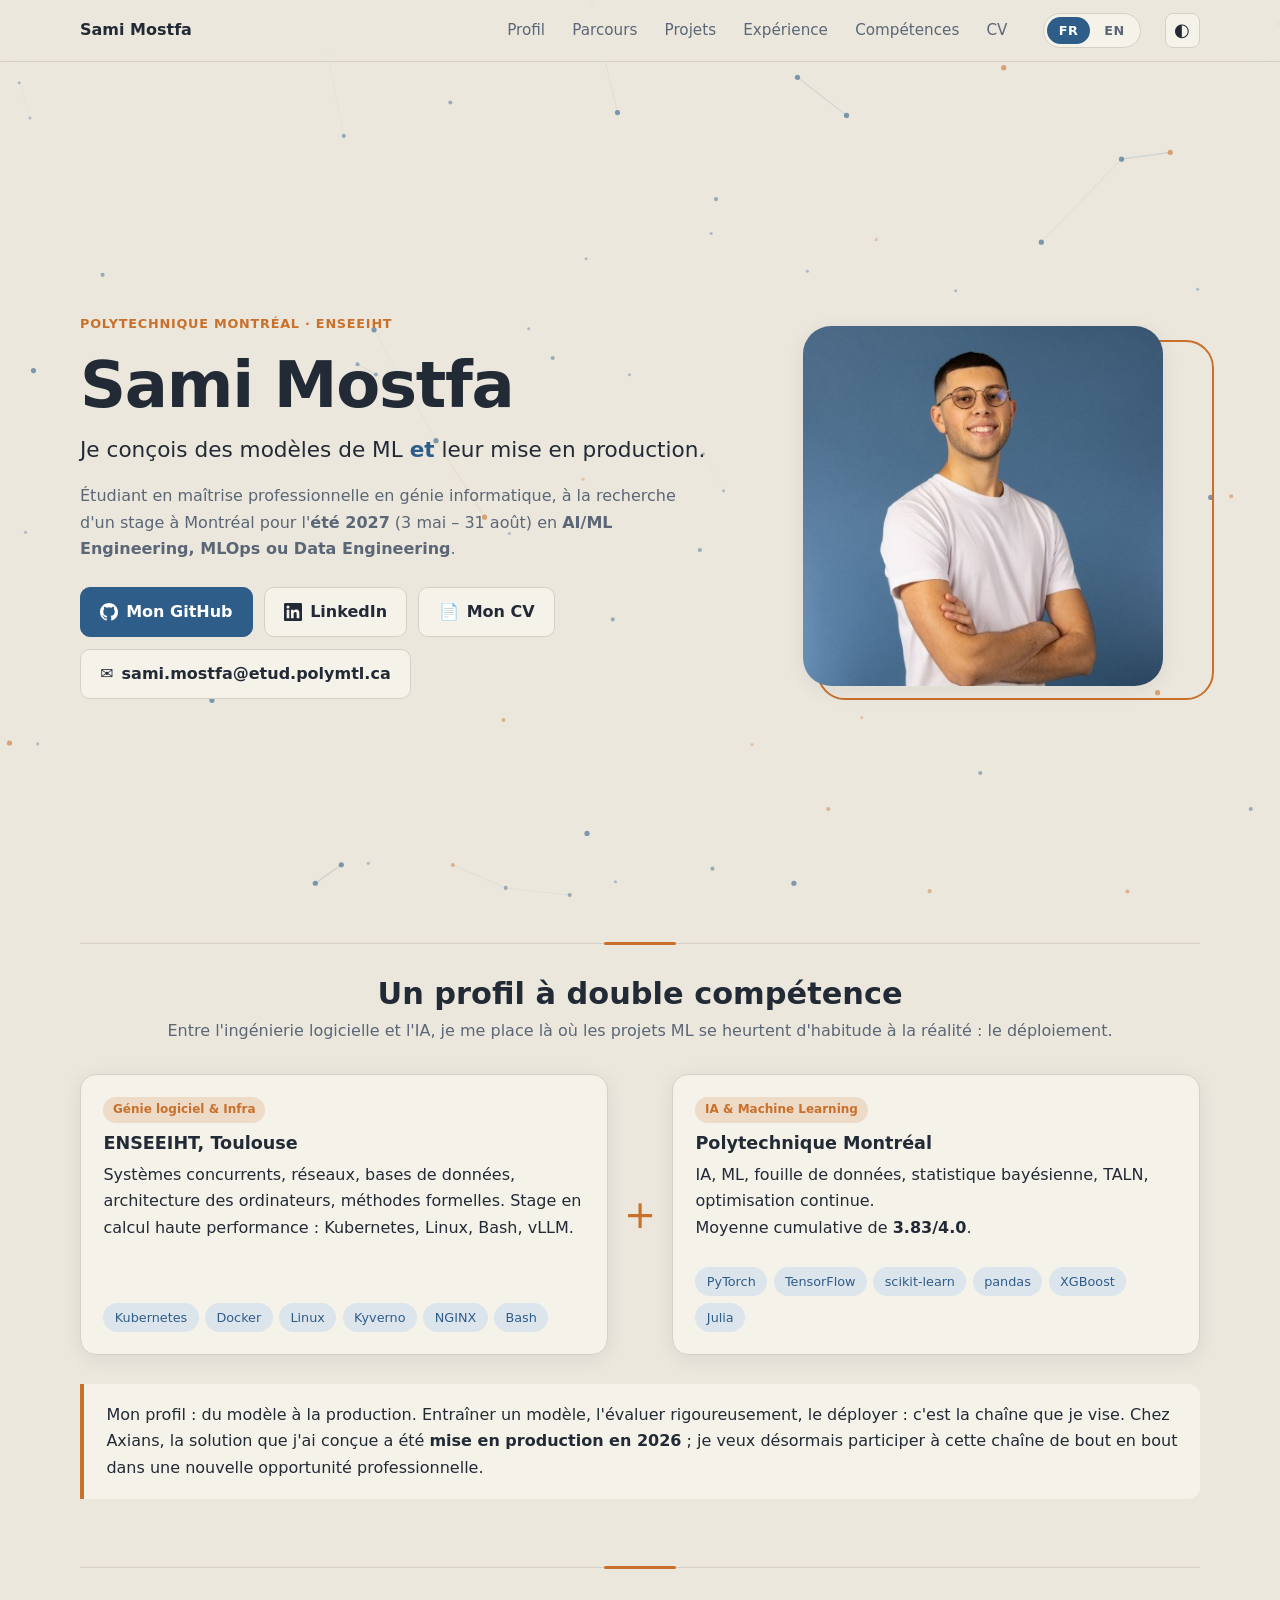
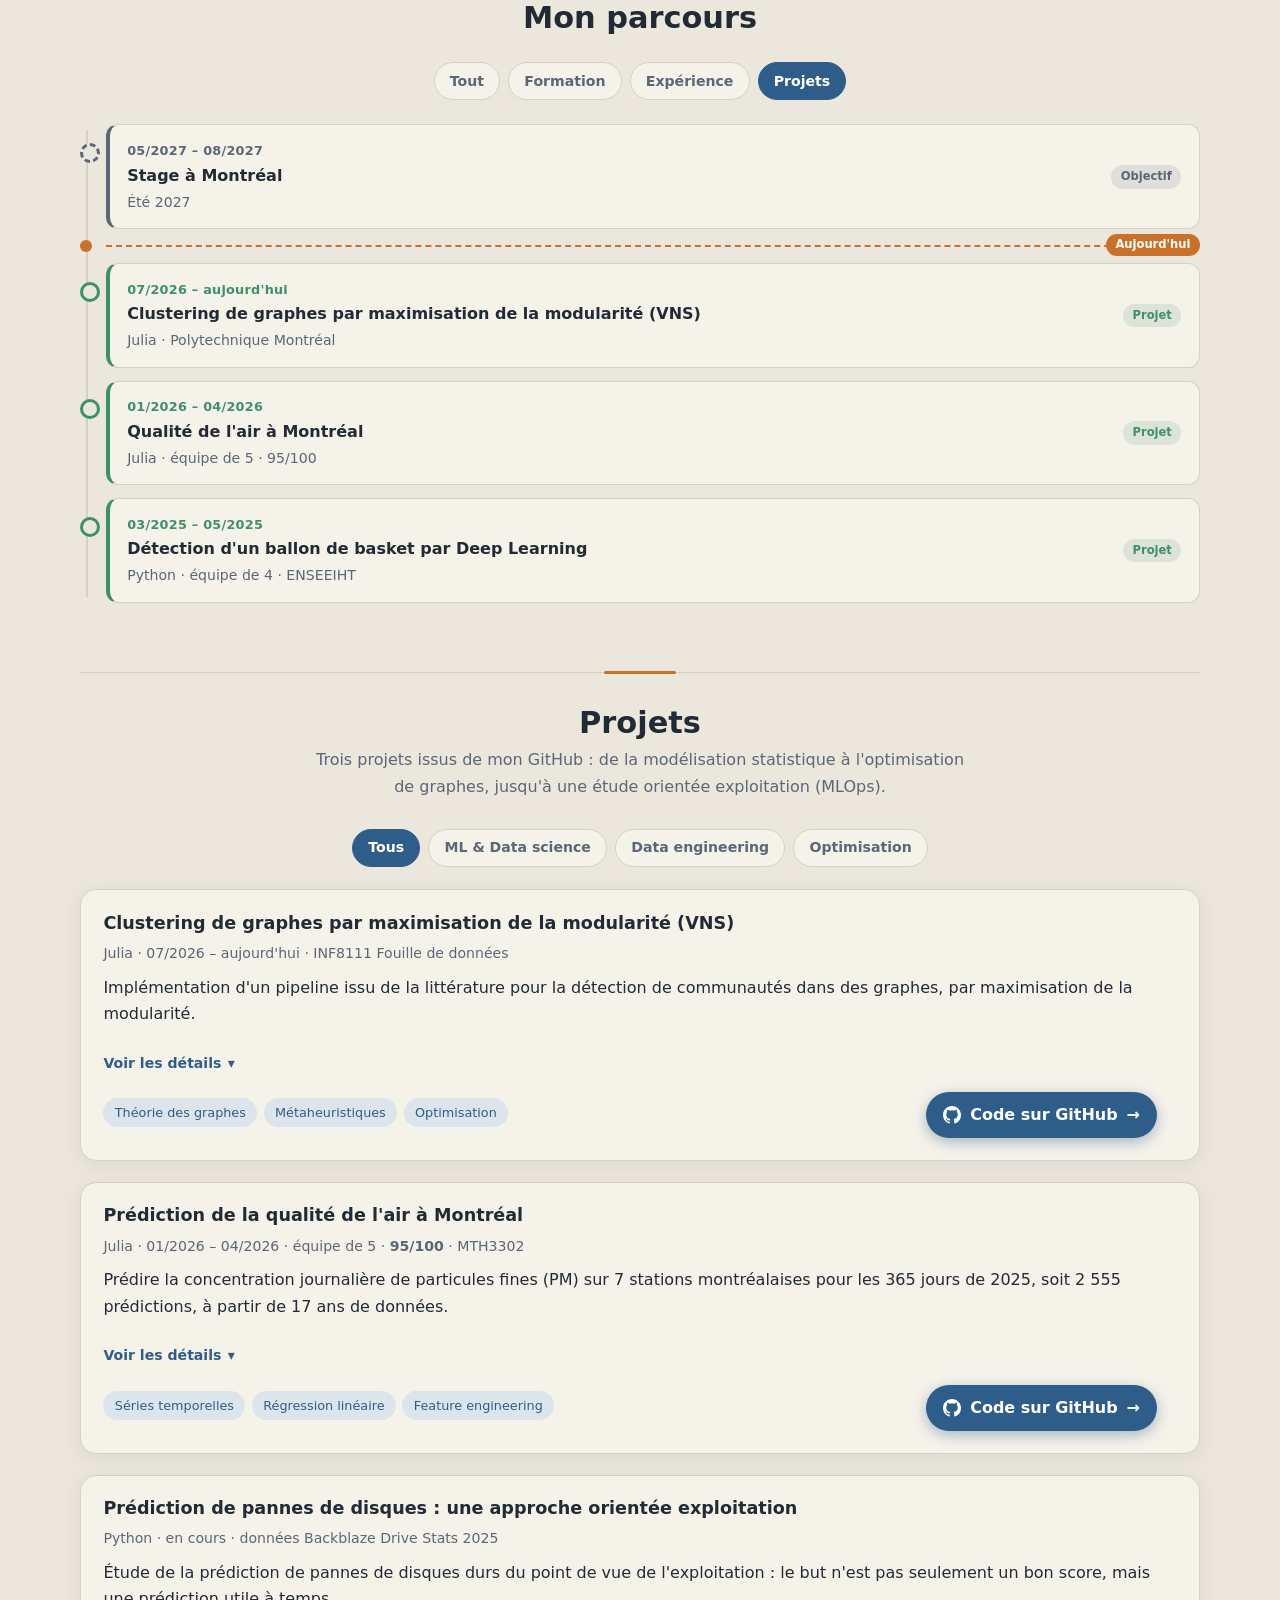
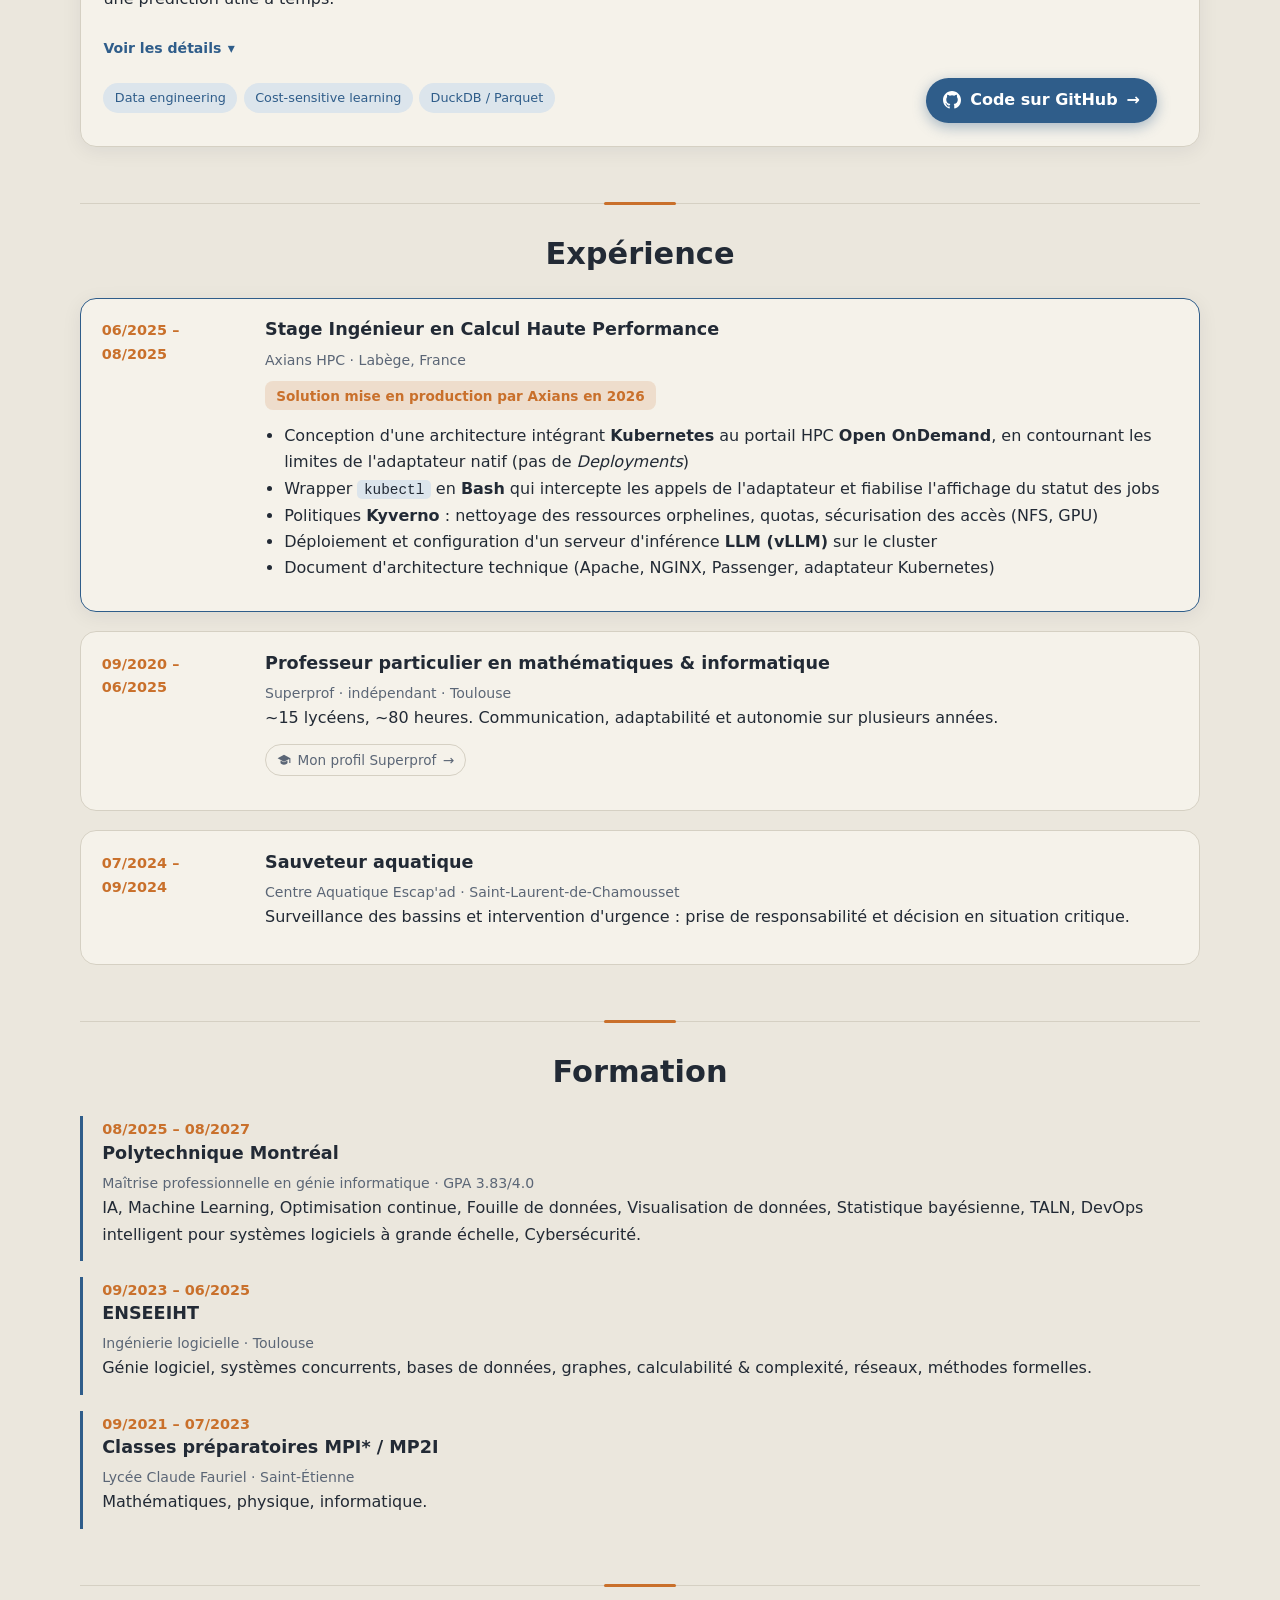
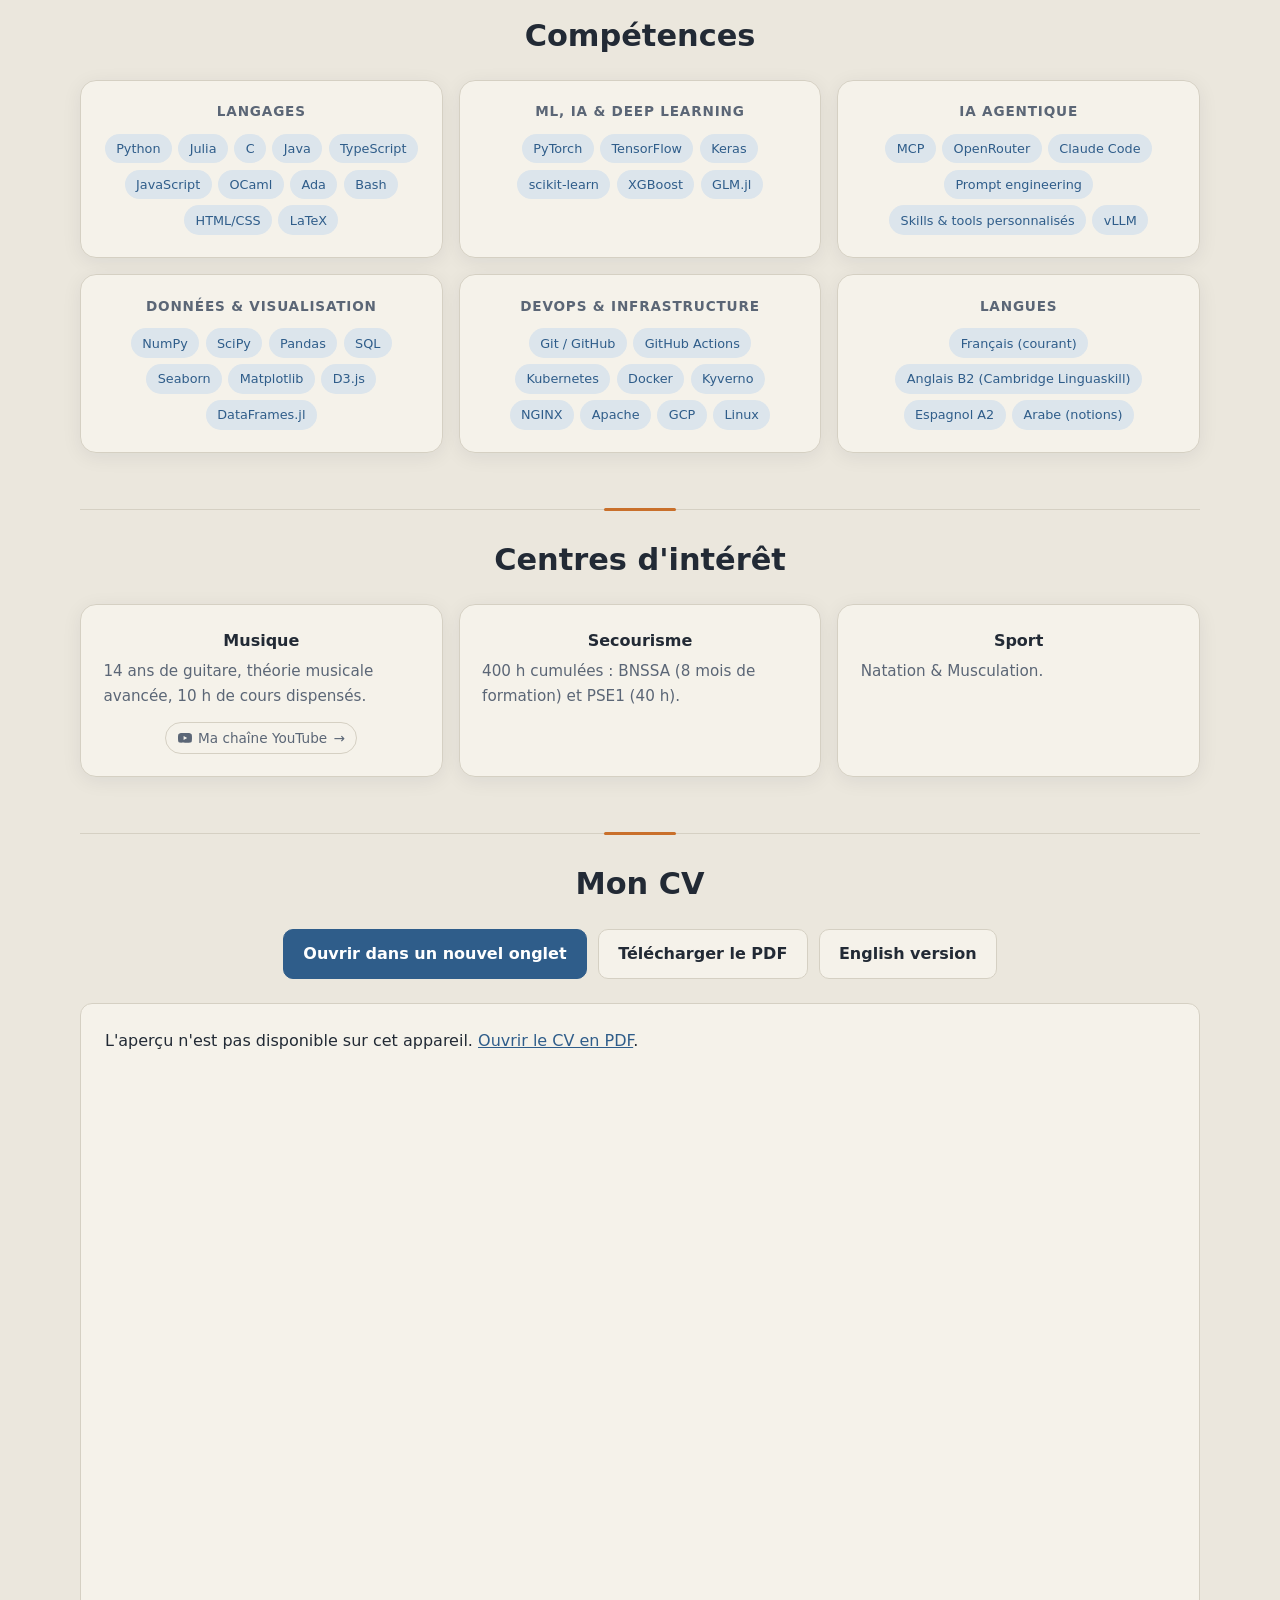
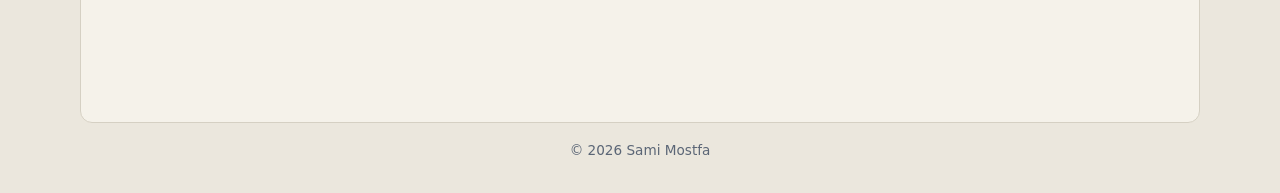
<file: index.html>
<!doctype html>
<html lang="fr">
<head>
  <meta charset="utf-8">
  <meta name="viewport" content="width=device-width, initial-scale=1">
  <title>Sami Mostfa — ML & MLOps Engineer</title>
  <meta name="description" content="Portfolio de Sami Mostfa, étudiant en maîtrise à Polytechnique Montréal, double compétence IA/ML et infrastructure. Recherche un stage été 2027 à Montréal.">
  <link rel="icon" href="assets/sami_mostfa.jpg">
  <link rel="alternate" hreflang="fr" href="./">
  <link rel="alternate" hreflang="en" href="en/">
  <link rel="stylesheet" href="style.css?v=33">
</head>
<body>

<header class="nav">
  <a class="brand" href="#accueil">Sami Mostfa</a>
  <nav>
    <a href="#profil">Profil</a>
    <a href="#parcours">Parcours</a>
    <a href="#projets">Projets</a>
    <a href="#experience">Expérience</a>
    <a href="#competences">Compétences</a>
    <a href="#cv">CV</a>
  </nav>
  <div class="lang-switch" role="group" aria-label="Langue">
    <span class="active" aria-current="true" lang="fr">FR</span>
    <a href="en/" hreflang="en" lang="en" title="View in English">EN</a>
  </div>
  <button id="theme" aria-label="Changer de thème">◐</button>
</header>

<main>
  <!-- ACCUEIL -->
  <section id="accueil" class="hero">
    <div class="hero-text">
      <p class="eyebrow">Polytechnique Montréal · ENSEEIHT</p>
      <h1>Sami Mostfa</h1>
      <p class="tagline">Je conçois des modèles de ML <em>et</em> leur mise en production.</p>
      <p class="lead">Étudiant en maîtrise professionnelle en génie informatique, à la recherche d'un stage à Montréal pour l'<strong>été 2027</strong> (3 mai – 31 août) en <strong>AI/ML Engineering, MLOps ou Data Engineering</strong>.</p>
      <div class="cta">
        <a class="btn primary btn-icon" href="https://github.com/tarteeg" target="_blank" rel="noopener"><svg viewBox="0 0 16 16" width="18" height="18" aria-hidden="true" fill="currentColor"><path d="M8 0C3.58 0 0 3.58 0 8c0 3.54 2.29 6.53 5.47 7.59.4.07.55-.17.55-.38 0-.19-.01-.82-.01-1.49-2.01.37-2.53-.49-2.69-.94-.09-.23-.48-.94-.82-1.13-.28-.15-.68-.52-.01-.53.63-.01 1.08.58 1.23.82.72 1.21 1.87.87 2.33.66.07-.52.28-.87.51-1.07-1.78-.2-3.64-.89-3.64-3.95 0-.87.31-1.59.82-2.15-.08-.2-.36-1.02.08-2.12 0 0 .67-.21 2.2.82a7.6 7.6 0 0 1 4 0c1.53-1.04 2.2-.82 2.2-.82.44 1.1.16 1.92.08 2.12.51.56.82 1.27.82 2.15 0 3.07-1.87 3.75-3.65 3.95.29.25.54.73.54 1.48 0 1.07-.01 1.93-.01 2.2 0 .21.15.46.55.38A8.01 8.01 0 0 0 16 8c0-4.42-3.58-8-8-8z"/></svg>Mon GitHub</a>
        <a class="btn btn-icon" href="https://www.linkedin.com/in/sami-mostfa/fr/" target="_blank" rel="noopener"><svg viewBox="0 0 24 24" width="18" height="18" aria-hidden="true" fill="currentColor"><path d="M20.45 20.45h-3.56v-5.57c0-1.33-.02-3.04-1.85-3.04-1.85 0-2.14 1.45-2.14 2.94v5.67H9.35V9h3.41v1.56h.05c.48-.9 1.64-1.85 3.37-1.85 3.6 0 4.27 2.37 4.27 5.46v6.28zM5.34 7.43a2.06 2.06 0 1 1 0-4.13 2.06 2.06 0 0 1 0 4.13zM7.12 20.45H3.56V9h3.56v11.45zM22.22 0H1.77C.79 0 0 .77 0 1.73v20.54C0 23.23.79 24 1.77 24h20.45c.98 0 1.78-.77 1.78-1.73V1.73C24 .77 23.2 0 22.22 0z"/></svg>LinkedIn</a>
        <a class="btn btn-icon" href="#cv"><span aria-hidden="true">📄</span>Mon CV</a>
        <button type="button" class="btn btn-icon copy-mail" data-email="sami.mostfa@etud.polymtl.ca" data-hint="Cliquer pour copier" data-copied="Adresse copiée !" data-tip="Cliquer pour copier"><span aria-hidden="true">✉️</span>sami.mostfa@etud.polymtl.ca</button>
      </div>
    </div>
    <figure class="hero-photo">
      <img src="assets/sami_mostfa.jpg" alt="Portrait de Sami Mostfa" width="400" height="400">
    </figure>
  </section>

  <!-- PROFIL / DOUBLE COMPETENCE -->
  <section id="profil">
    <h2>Un profil à double compétence</h2>
    <p class="section-intro">Entre l'ingénierie logicielle et l'IA, je me place là où les projets ML se heurtent d'habitude à la réalité : le déploiement.</p>
    <div class="duo">
      <article class="card">
        <span class="badge">Génie logiciel & Infra</span>
        <h3>ENSEEIHT, Toulouse</h3>
        <p>Systèmes concurrents, réseaux, bases de données, architecture des ordinateurs, méthodes formelles. Stage en calcul haute performance : Kubernetes, Linux, Bash, vLLM.</p>
        <ul class="chips"><li>Kubernetes</li><li>Docker</li><li>Linux</li><li>Kyverno</li><li>NGINX</li><li>Bash</li></ul>
      </article>
      <div class="plus" aria-hidden="true">+</div>
      <article class="card">
        <span class="badge">IA & Machine Learning</span>
        <h3>Polytechnique Montréal</h3>
        <p>IA, ML, fouille de données, statistique bayésienne, TALN, optimisation continue.<br>Moyenne cumulative de <strong>3.83/4.0</strong>.</p>
        <ul class="chips"><li>PyTorch</li><li>TensorFlow</li><li>scikit-learn</li><li>pandas</li><li>XGBoost</li><li>Julia</li></ul>
      </article>
    </div>
    <p class="synthesis">Mon profil : du modèle à la production. Entraîner un modèle, l'évaluer rigoureusement, le déployer : c'est la chaîne que je vise. Chez Axians, la solution que j'ai conçue a été <strong>mise en production en 2026</strong> ; je veux désormais participer à cette chaîne de bout en bout dans une nouvelle opportunité professionnelle.</p>
  </section>

  <!-- PARCOURS -->
  <section id="parcours">
    <h2>Mon parcours</h2>
    <div class="filters" role="group" aria-label="Filtrer le parcours">
      <button type="button" class="tl-filter active" data-tl="all" aria-pressed="true">Tout</button>
      <button type="button" class="tl-filter" data-tl="formation" aria-pressed="false">Formation</button>
      <button type="button" class="tl-filter" data-tl="experience" aria-pressed="false">Expérience</button>
      <button type="button" class="tl-filter" data-tl="projet" aria-pressed="false">Projets</button>
    </div>
    <ol class="tl">
      <li class="tl-item" data-type="objectif">
        <button class="tl-card" type="button" aria-expanded="false" aria-controls="tl0">
          <span class="tl-when">05/2027 – 08/2027</span>
          <span class="tl-title">Stage à Montréal</span>
          <span class="tl-sub">Été 2027</span>
          <span class="tl-type">Objectif</span>
        </button>
        <div class="tl-detail" id="tl0"><div><p>AI/ML Engineering, MLOps ou Data Engineering : mener un projet de bout en bout, de la conception à la mise en production.</p></div></div>
      </li>
<li class="tl-today" aria-hidden="true"><span>Aujourd'hui</span></li>
<li class="tl-item" data-type="projet">
        <button class="tl-card" type="button" aria-expanded="false" aria-controls="tl1">
          <span class="tl-when">07/2026 – aujourd'hui</span>
          <span class="tl-title">Clustering de graphes par maximisation de la modularité (VNS)</span>
          <span class="tl-sub">Julia · Polytechnique Montréal</span>
          <span class="tl-type">Projet</span>
        </button>
        <div class="tl-detail" id="tl1"><div><p>LPA → LPAm → LPAm+ → VNS sur 9 graphes DIMACS (jusqu'à plus de 31 000 sommets), 40 exécutions par méthode et revue de 5 articles.</p></div></div>
      </li>
<li class="tl-item" data-type="projet">
        <button class="tl-card" type="button" aria-expanded="false" aria-controls="tl2">
          <span class="tl-when">01/2026 – 04/2026</span>
          <span class="tl-title">Qualité de l'air à Montréal</span>
          <span class="tl-sub">Julia · équipe de 5 · 95/100</span>
          <span class="tl-type">Projet</span>
        </button>
        <div class="tl-detail" id="tl2"><div><p>Prévision des particules fines sur 7 stations à partir de 17 ans de données : 20+ variables, validation temporelle, RMSE de 18,25 sur Kaggle.</p></div></div>
      </li>
<li class="tl-item" data-type="formation">
        <button class="tl-card" type="button" aria-expanded="false" aria-controls="tl3">
          <span class="tl-when">08/2025 – 08/2027</span>
          <span class="tl-title">Polytechnique Montréal</span>
          <span class="tl-sub">Maîtrise professionnelle en génie informatique</span>
          <span class="tl-type">Formation</span>
        </button>
        <div class="tl-detail" id="tl3"><div><p>GPA cumulatif de 3.83/4.0. IA, ML, fouille de données, statistique bayésienne, TALN, DevOps intelligent, cybersécurité.</p></div></div>
      </li>
<li class="tl-item" data-type="experience">
        <button class="tl-card" type="button" aria-expanded="false" aria-controls="tl4">
          <span class="tl-when">06/2025 – 08/2025</span>
          <span class="tl-title">Stage Ingénieur en Calcul Haute Performance</span>
          <span class="tl-sub">Axians HPC · Labège</span>
          <span class="tl-type">Expérience</span>
        </button>
        <div class="tl-detail" id="tl4"><div><p>Intégration de Kubernetes à Open OnDemand (mise en production en 2026), wrapper kubectl en Bash, politiques Kyverno, serveur d'inférence LLM vLLM.</p></div></div>
      </li>
<li class="tl-item" data-type="projet">
        <button class="tl-card" type="button" aria-expanded="false" aria-controls="tl5">
          <span class="tl-when">03/2025 – 05/2025</span>
          <span class="tl-title">Détection d'un ballon de basket par Deep Learning</span>
          <span class="tl-sub">Python · équipe de 4 · ENSEEIHT</span>
          <span class="tl-type">Projet</span>
        </button>
        <div class="tl-detail" id="tl5"><div><p>CNN multi-sorties (classification + régression de boîte englobante), IoU et F1 implémentés from scratch en TensorFlow.</p></div></div>
      </li>
<li class="tl-item" data-type="experience">
        <button class="tl-card" type="button" aria-expanded="false" aria-controls="tl6">
          <span class="tl-when">07/2024 – 09/2024</span>
          <span class="tl-title">Sauveteur aquatique</span>
          <span class="tl-sub">Escap'ad · Saint-Laurent-de-Chamousset</span>
          <span class="tl-type">Expérience</span>
        </button>
        <div class="tl-detail" id="tl6"><div><p>Surveillance des bassins et intervention d'urgence : responsabilité et prise de décision en situation critique.</p></div></div>
      </li>
<li class="tl-item" data-type="formation">
        <button class="tl-card" type="button" aria-expanded="false" aria-controls="tl7">
          <span class="tl-when">09/2023 – 06/2025</span>
          <span class="tl-title">ENSEEIHT</span>
          <span class="tl-sub">Ingénierie logicielle · Toulouse</span>
          <span class="tl-type">Formation</span>
        </button>
        <div class="tl-detail" id="tl7"><div><p>Génie logiciel, systèmes concurrents, bases de données, théorie des graphes, calculabilité, réseaux, méthodes formelles.</p></div></div>
      </li>
<li class="tl-item" data-type="formation">
        <button class="tl-card" type="button" aria-expanded="false" aria-controls="tl8">
          <span class="tl-when">09/2021 – 07/2023</span>
          <span class="tl-title">Classes préparatoires MPI* / MP2I</span>
          <span class="tl-sub">Lycée Claude Fauriel · Saint-Étienne</span>
          <span class="tl-type">Formation</span>
        </button>
        <div class="tl-detail" id="tl8"><div><p>Mathématiques, physique et informatique en cursus intensif.</p></div></div>
      </li>
<li class="tl-item" data-type="experience">
        <button class="tl-card" type="button" aria-expanded="false" aria-controls="tl9">
          <span class="tl-when">09/2020 – 06/2025</span>
          <span class="tl-title">Professeur particulier</span>
          <span class="tl-sub">Superprof · indépendant</span>
          <span class="tl-type">Expérience</span>
        </button>
        <div class="tl-detail" id="tl9"><div><p>Mathématiques et informatique : environ 15 lycéens, 80 heures, en parallèle des études.</p></div></div>
      </li>
    </ol>
  </section>

  <!-- PROJETS -->
  <section id="projets">
    <h2>Projets</h2>
    <p class="section-intro">Trois projets issus de mon GitHub : de la modélisation statistique à l'optimisation de graphes, jusqu'à une étude orientée exploitation (MLOps).</p>
    <div class="filters" role="group" aria-label="Filtrer les projets">
      <button type="button" class="filter active" data-filter="all" aria-pressed="true">Tous</button>
      <button type="button" class="filter" data-filter="ml" aria-pressed="false">ML & Data science</button>
      <button type="button" class="filter" data-filter="data" aria-pressed="false">Data engineering</button>
      <button type="button" class="filter" data-filter="optim" aria-pressed="false">Optimisation</button>
    </div>
    <div class="projects">

      <article class="project" data-tags="optim">
        <header>
          <h3>Clustering de graphes par maximisation de la modularité (VNS)</h3>
          <p class="meta">Julia · 07/2026 – aujourd'hui · INF8111 Fouille de données</p>
        </header>
        <p>Implémentation d'un pipeline issu de la littérature pour la détection de communautés dans des graphes, par maximisation de la modularité.</p>
        <div class="details" id="d1"><div class="details-inner">
        <ul>
          <li><strong>LPA → LPAm → LPAm+ → VNS/VNDS</strong> : chaque étape échappe aux optima locaux de la précédente</li>
          <li><strong>9 graphes</strong> de référence, de 34 à plus de 31 000 sommets, <strong>40 exécutions</strong> par méthode et par graphe (graines 1 à 40)</li>
          <li>Comparaison avec la littérature, revue de <strong>5 articles scientifiques</strong></li>
          <li>Julia choisi pour la vitesse proche du compilé avec la lisibilité de Python</li>
        </ul>
        </div></div>
        <button class="toggle" type="button" aria-expanded="false" aria-controls="d1" data-more="Voir les détails" data-less="Masquer les détails">Voir les détails</button>
        <div class="project-foot">
          <ul class="chips"><li>Théorie des graphes</li><li>Métaheuristiques</li><li>Optimisation</li></ul>
          <p class="links"><a class="gh-btn" href="https://github.com/tarteeg/vns-modularity-clustering" target="_blank" rel="noopener"><svg viewBox="0 0 16 16" width="18" height="18" aria-hidden="true" fill="currentColor"><path d="M8 0C3.58 0 0 3.58 0 8c0 3.54 2.29 6.53 5.47 7.59.4.07.55-.17.55-.38 0-.19-.01-.82-.01-1.49-2.01.37-2.53-.49-2.69-.94-.09-.23-.48-.94-.82-1.13-.28-.15-.68-.52-.01-.53.63-.01 1.08.58 1.23.82.72 1.21 1.87.87 2.33.66.07-.52.28-.87.51-1.07-1.78-.2-3.64-.89-3.64-3.95 0-.87.31-1.59.82-2.15-.08-.2-.36-1.02.08-2.12 0 0 .67-.21 2.2.82a7.6 7.6 0 0 1 4 0c1.53-1.04 2.2-.82 2.2-.82.44 1.1.16 1.92.08 2.12.51.56.82 1.27.82 2.15 0 3.07-1.87 3.75-3.65 3.95.29.25.54.73.54 1.48 0 1.07-.01 1.93-.01 2.2 0 .21.15.46.55.38A8.01 8.01 0 0 0 16 8c0-4.42-3.58-8-8-8z"/></svg><span>Code sur GitHub</span><span class="gh-arrow" aria-hidden="true">→</span></a></p>
        </div>
      </article>

      <article class="project" data-tags="ml">
        <header>
          <h3>Prédiction de la qualité de l'air à Montréal</h3>
          <p class="meta">Julia · 01/2026 – 04/2026 · équipe de 5 · <strong>95/100</strong> · MTH3302</p>
        </header>
        <p>Prédire la concentration journalière de particules fines (PM) sur 7 stations montréalaises pour les 365 jours de 2025, soit 2 555 prédictions, à partir de 17 ans de données.</p>
        <div class="details" id="d0"><div class="details-inner">
        <ul>
          <li>Jointure air + météo, analyse exploratoire, <strong>20+ variables dérivées</strong> (moyennes mobiles, saisonnalité sinus/cosinus, interactions température × mois)</li>
          <li>Valeurs manquantes traitées par variable ; validation par <strong>séparation temporelle</strong>, jamais aléatoire</li>
          <li>4 variantes comparées ; modèle retenu : régression linéaire (GLM.jl, 23 variables) sans variable construite sur le PM passé, pour éviter la propagation d'erreur</li>
          <li><strong>RMSE de 18,25</strong> sur Kaggle ; limites documentées : sous-estimation des épisodes de fumée</li>
        </ul>
        </div></div>
        <button class="toggle" type="button" aria-expanded="false" aria-controls="d0" data-more="Voir les détails" data-less="Masquer les détails">Voir les détails</button>
        <div class="project-foot">
          <ul class="chips"><li>Séries temporelles</li><li>Régression linéaire</li><li>Feature engineering</li></ul>
          <p class="links"><a class="gh-btn" href="https://github.com/tarteeg/prediction-qualite-air-montreal" target="_blank" rel="noopener"><svg viewBox="0 0 16 16" width="18" height="18" aria-hidden="true" fill="currentColor"><path d="M8 0C3.58 0 0 3.58 0 8c0 3.54 2.29 6.53 5.47 7.59.4.07.55-.17.55-.38 0-.19-.01-.82-.01-1.49-2.01.37-2.53-.49-2.69-.94-.09-.23-.48-.94-.82-1.13-.28-.15-.68-.52-.01-.53.63-.01 1.08.58 1.23.82.72 1.21 1.87.87 2.33.66.07-.52.28-.87.51-1.07-1.78-.2-3.64-.89-3.64-3.95 0-.87.31-1.59.82-2.15-.08-.2-.36-1.02.08-2.12 0 0 .67-.21 2.2.82a7.6 7.6 0 0 1 4 0c1.53-1.04 2.2-.82 2.2-.82.44 1.1.16 1.92.08 2.12.51.56.82 1.27.82 2.15 0 3.07-1.87 3.75-3.65 3.95.29.25.54.73.54 1.48 0 1.07-.01 1.93-.01 2.2 0 .21.15.46.55.38A8.01 8.01 0 0 0 16 8c0-4.42-3.58-8-8-8z"/></svg><span>Code sur GitHub</span><span class="gh-arrow" aria-hidden="true">→</span></a></p>
        </div>
      </article>

      <article class="project" data-tags="data ml">
        <header>
          <h3>Prédiction de pannes de disques : une approche orientée exploitation</h3>
          <p class="meta">Python · en cours · données Backblaze Drive Stats 2025</p>
        </header>
        <p>Étude de la prédiction de pannes de disques durs du point de vue de l'exploitation : le but n'est pas seulement un bon score, mais une prédiction utile à temps.</p>
        <div class="details" id="d2"><div class="details-inner">
        <ul>
          <li>Configuration centralisée et reproductible : horizons de prédiction, <strong>délais d'alerte minimaux</strong>, attributs SMART critiques, <strong>ratios de coûts</strong></li>
          <li>Audit du schéma des fichiers CSV quotidiens, conversion en <strong>Parquet</strong> compressé, requêtes avec <strong>DuckDB</strong></li>
          <li>Veille scientifique : 5 articles sur la prédiction de pannes et l'apprentissage sensible aux coûts</li>
          <li>Phase actuelle : exploration du T1 2025 pour formuler la problématique ; extension prévue à l'année complète</li>
        </ul>
        </div></div>
        <button class="toggle" type="button" aria-expanded="false" aria-controls="d2" data-more="Voir les détails" data-less="Masquer les détails">Voir les détails</button>
        <div class="project-foot">
          <ul class="chips"><li>Data engineering</li><li>Cost-sensitive learning</li><li>DuckDB / Parquet</li></ul>
          <p class="links"><a class="gh-btn" href="https://github.com/tarteeg/disk-failure-analysis" target="_blank" rel="noopener"><svg viewBox="0 0 16 16" width="18" height="18" aria-hidden="true" fill="currentColor"><path d="M8 0C3.58 0 0 3.58 0 8c0 3.54 2.29 6.53 5.47 7.59.4.07.55-.17.55-.38 0-.19-.01-.82-.01-1.49-2.01.37-2.53-.49-2.69-.94-.09-.23-.48-.94-.82-1.13-.28-.15-.68-.52-.01-.53.63-.01 1.08.58 1.23.82.72 1.21 1.87.87 2.33.66.07-.52.28-.87.51-1.07-1.78-.2-3.64-.89-3.64-3.95 0-.87.31-1.59.82-2.15-.08-.2-.36-1.02.08-2.12 0 0 .67-.21 2.2.82a7.6 7.6 0 0 1 4 0c1.53-1.04 2.2-.82 2.2-.82.44 1.1.16 1.92.08 2.12.51.56.82 1.27.82 2.15 0 3.07-1.87 3.75-3.65 3.95.29.25.54.73.54 1.48 0 1.07-.01 1.93-.01 2.2 0 .21.15.46.55.38A8.01 8.01 0 0 0 16 8c0-4.42-3.58-8-8-8z"/></svg><span>Code sur GitHub</span><span class="gh-arrow" aria-hidden="true">→</span></a></p>
        </div>
      </article>

    </div>
  </section>

  <!-- EXPERIENCE -->
  <section id="experience">
    <h2>Expérience</h2>
    <div class="timeline">

      <article class="job featured">
        <div class="when">06/2025 – 08/2025</div>
        <div>
          <h3>Stage Ingénieur en Calcul Haute Performance</h3>
          <p class="meta">Axians HPC · Labège, France</p>
          <p class="highlight">Solution mise en production par Axians en 2026</p>
          <ul>
            <li>Conception d'une architecture intégrant <strong>Kubernetes</strong> au portail HPC <strong>Open OnDemand</strong>, en contournant les limites de l'adaptateur natif (pas de <em>Deployments</em>)</li>
            <li>Wrapper <code>kubectl</code> en <strong>Bash</strong> qui intercepte les appels de l'adaptateur et fiabilise l'affichage du statut des jobs</li>
            <li>Politiques <strong>Kyverno</strong> : nettoyage des ressources orphelines, quotas, sécurisation des accès (NFS, GPU)</li>
            <li>Déploiement et configuration d'un serveur d'inférence <strong>LLM (vLLM)</strong> sur le cluster</li>
            <li>Document d'architecture technique (Apache, NGINX, Passenger, adaptateur Kubernetes)</li>
          </ul>
        </div>
      </article>

      <article class="job">
        <div class="when">09/2020 – 06/2025</div>
        <div>
          <h3>Professeur particulier en mathématiques & informatique</h3>
          <p class="meta">Superprof · indépendant · Toulouse</p>
          <p>~15 lycéens, ~80 heures. Communication, adaptabilité et autonomie sur plusieurs années.</p>
          <p class="links"><a class="gh-btn sp-btn" href="https://www.superprof.fr/etudiant-ecole-ingenieur-enseeiht-propose-cours-remise-niveau-maths-college-lycee-80h.html" target="_blank" rel="noopener"><svg viewBox="0 0 24 24" width="18" height="18" aria-hidden="true" fill="currentColor"><path d="M12 3 1 9l11 6 9-4.9V17h2V9L12 3zm-6 9.7v4c0 1.7 2.7 3.3 6 3.3s6-1.6 6-3.3v-4l-6 3.3-6-3.3z"/></svg><span>Mon profil Superprof</span><span class="gh-arrow" aria-hidden="true">→</span></a></p>
        </div>
      </article>

      <article class="job">
        <div class="when">07/2024 – 09/2024</div>
        <div>
          <h3>Sauveteur aquatique</h3>
          <p class="meta">Centre Aquatique Escap'ad · Saint-Laurent-de-Chamousset</p>
          <p>Surveillance des bassins et intervention d'urgence : prise de responsabilité et décision en situation critique.</p>
        </div>
      </article>

    </div>
  </section>

  <!-- FORMATION -->
  <section id="formation">
    <h2>Formation</h2>
    <div class="edu">
      <article>
        <span class="when">08/2025 – 08/2027</span>
        <h3>Polytechnique Montréal</h3>
        <p class="meta">Maîtrise professionnelle en génie informatique · GPA 3.83/4.0</p>
        <p>IA, Machine Learning, Optimisation continue, Fouille de données, Visualisation de données, Statistique bayésienne, TALN, DevOps intelligent pour systèmes logiciels à grande échelle, Cybersécurité.</p>
      </article>
      <article>
        <span class="when">09/2023 – 06/2025</span>
        <h3>ENSEEIHT</h3>
        <p class="meta">Ingénierie logicielle · Toulouse</p>
        <p>Génie logiciel, systèmes concurrents, bases de données, graphes, calculabilité & complexité, réseaux, méthodes formelles.</p>
      </article>
      <article>
        <span class="when">09/2021 – 07/2023</span>
        <h3>Classes préparatoires MPI* / MP2I</h3>
        <p class="meta">Lycée Claude Fauriel · Saint-Étienne</p>
        <p>Mathématiques, physique, informatique.</p>
      </article>
    </div>
  </section>

  <!-- COMPETENCES -->
  <section id="competences">
    <h2>Compétences</h2>
    <div class="skills">
      <div><h3>Langages</h3><ul class="chips"><li>Python</li><li>Julia</li><li>C</li><li>Java</li><li>TypeScript</li><li>JavaScript</li><li>OCaml</li><li>Ada</li><li>Bash</li><li>HTML/CSS</li><li>LaTeX</li></ul></div>
      <div><h3>ML, IA & Deep Learning</h3><ul class="chips"><li>PyTorch</li><li>TensorFlow</li><li>Keras</li><li>scikit-learn</li><li>XGBoost</li><li>GLM.jl</li></ul></div>
      <div><h3>IA agentique</h3><ul class="chips"><li>MCP</li><li>OpenRouter</li><li>Claude Code</li><li>Prompt engineering</li><li>Skills & tools personnalisés</li><li>vLLM</li></ul></div>
      <div><h3>Données & visualisation</h3><ul class="chips"><li>NumPy</li><li>SciPy</li><li>Pandas</li><li>SQL</li><li>Seaborn</li><li>Matplotlib</li><li>D3.js</li><li>DataFrames.jl</li></ul></div>
      <div><h3>DevOps & infrastructure</h3><ul class="chips"><li>Git / GitHub</li><li>GitHub Actions</li><li>Kubernetes</li><li>Docker</li><li>Kyverno</li><li>NGINX</li><li>Apache</li><li>GCP</li><li>Linux</li></ul></div>
      <div><h3>Langues</h3><ul class="chips"><li>Français (courant)</li><li>Anglais B2 (Cambridge Linguaskill)</li><li>Espagnol A2</li><li>Arabe (notions)</li></ul></div>
    </div>
  </section>

  <!-- HORS CODE -->
  <section id="interets">
    <h2>Centres d'intérêt</h2>
    <div class="interests">
      <div><strong>Musique</strong><p>14 ans de guitare, théorie musicale avancée, 10 h de cours dispensés.</p><p class="links"><a class="gh-btn yt-btn" href="https://youtube.com/@sami.musiic" target="_blank" rel="noopener"><svg viewBox="0 0 24 24" width="18" height="18" aria-hidden="true" fill="currentColor"><path d="M23.5 6.2a3 3 0 0 0-2.1-2.1C19.5 3.6 12 3.6 12 3.6s-7.5 0-9.4.5A3 3 0 0 0 .5 6.2C0 8.1 0 12 0 12s0 3.9.5 5.8a3 3 0 0 0 2.1 2.1c1.9.5 9.4.5 9.4.5s7.5 0 9.4-.5a3 3 0 0 0 2.1-2.1c.5-1.9.5-5.8.5-5.8s0-3.9-.5-5.8zM9.6 15.6V8.4l6.2 3.6-6.2 3.6z"/></svg><span>Ma chaîne YouTube</span><span class="gh-arrow" aria-hidden="true">→</span></a></p></div>
      <div><strong>Secourisme</strong><p>400 h cumulées : BNSSA (8 mois de formation) et PSE1 (40 h).</p></div>
      <div><strong>Sport</strong><p>Natation & Musculation.</p></div>
    </div>
  </section>

  <!-- CV -->
  <section id="cv">
    <h2>Mon CV</h2>
    <div class="cta">
      <a class="btn primary" href="assets/cv_Sami_Mostfa.pdf" target="_blank" rel="noopener">Ouvrir dans un nouvel onglet</a>
      <a class="btn" href="assets/cv_Sami_Mostfa.pdf" download>Télécharger le PDF</a>
      <a class="btn" href="assets/cv_Sami_Mostfa_en.pdf" target="_blank" rel="noopener">English version</a>
    </div>
    <object class="cv-viewer" data="assets/cv_Sami_Mostfa.pdf#view=FitH" type="application/pdf" aria-label="CV de Sami Mostfa">
      <p>L'aperçu n'est pas disponible sur cet appareil. <a href="assets/cv_Sami_Mostfa.pdf" target="_blank" rel="noopener">Ouvrir le CV en PDF</a>.</p>
    </object>
  </section>

</main>

<footer>© 2026 Sami Mostfa</footer>
<script src="script.js?v=15"></script>
</body>
</html>
</file>
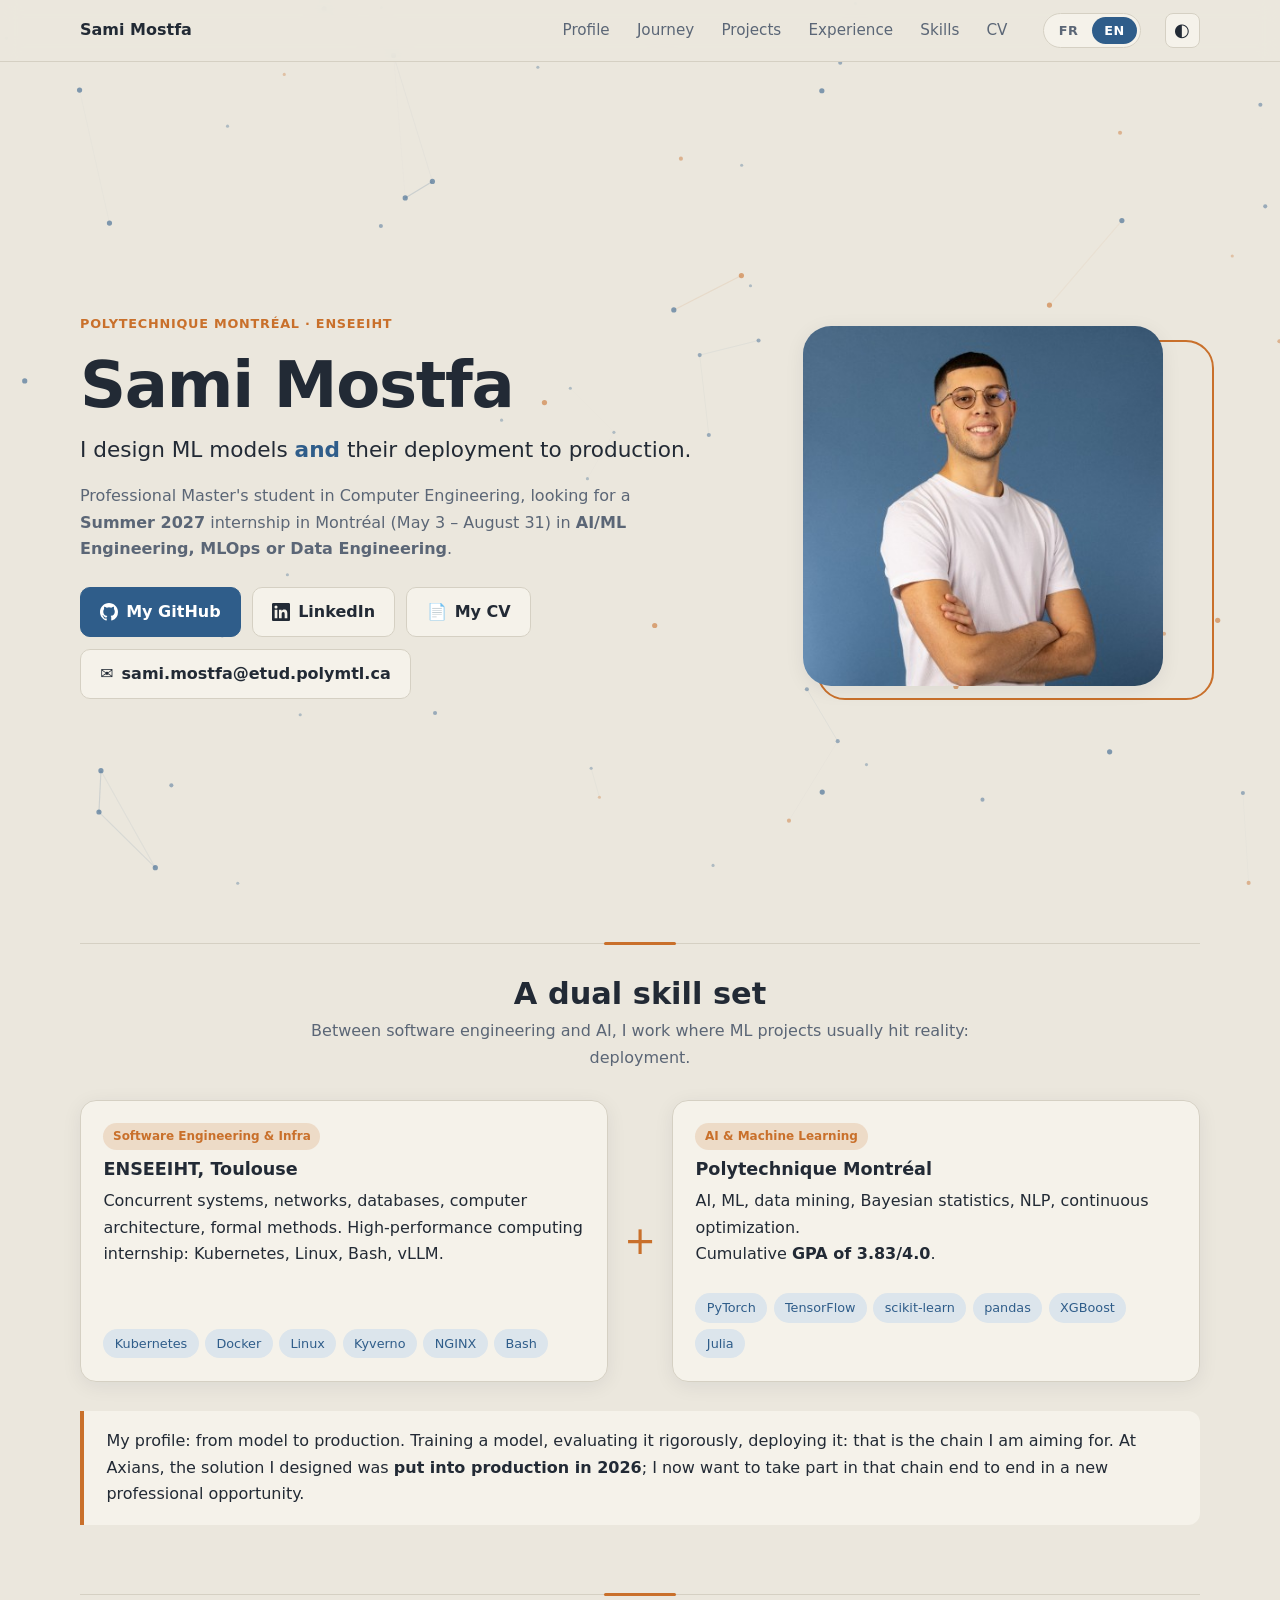
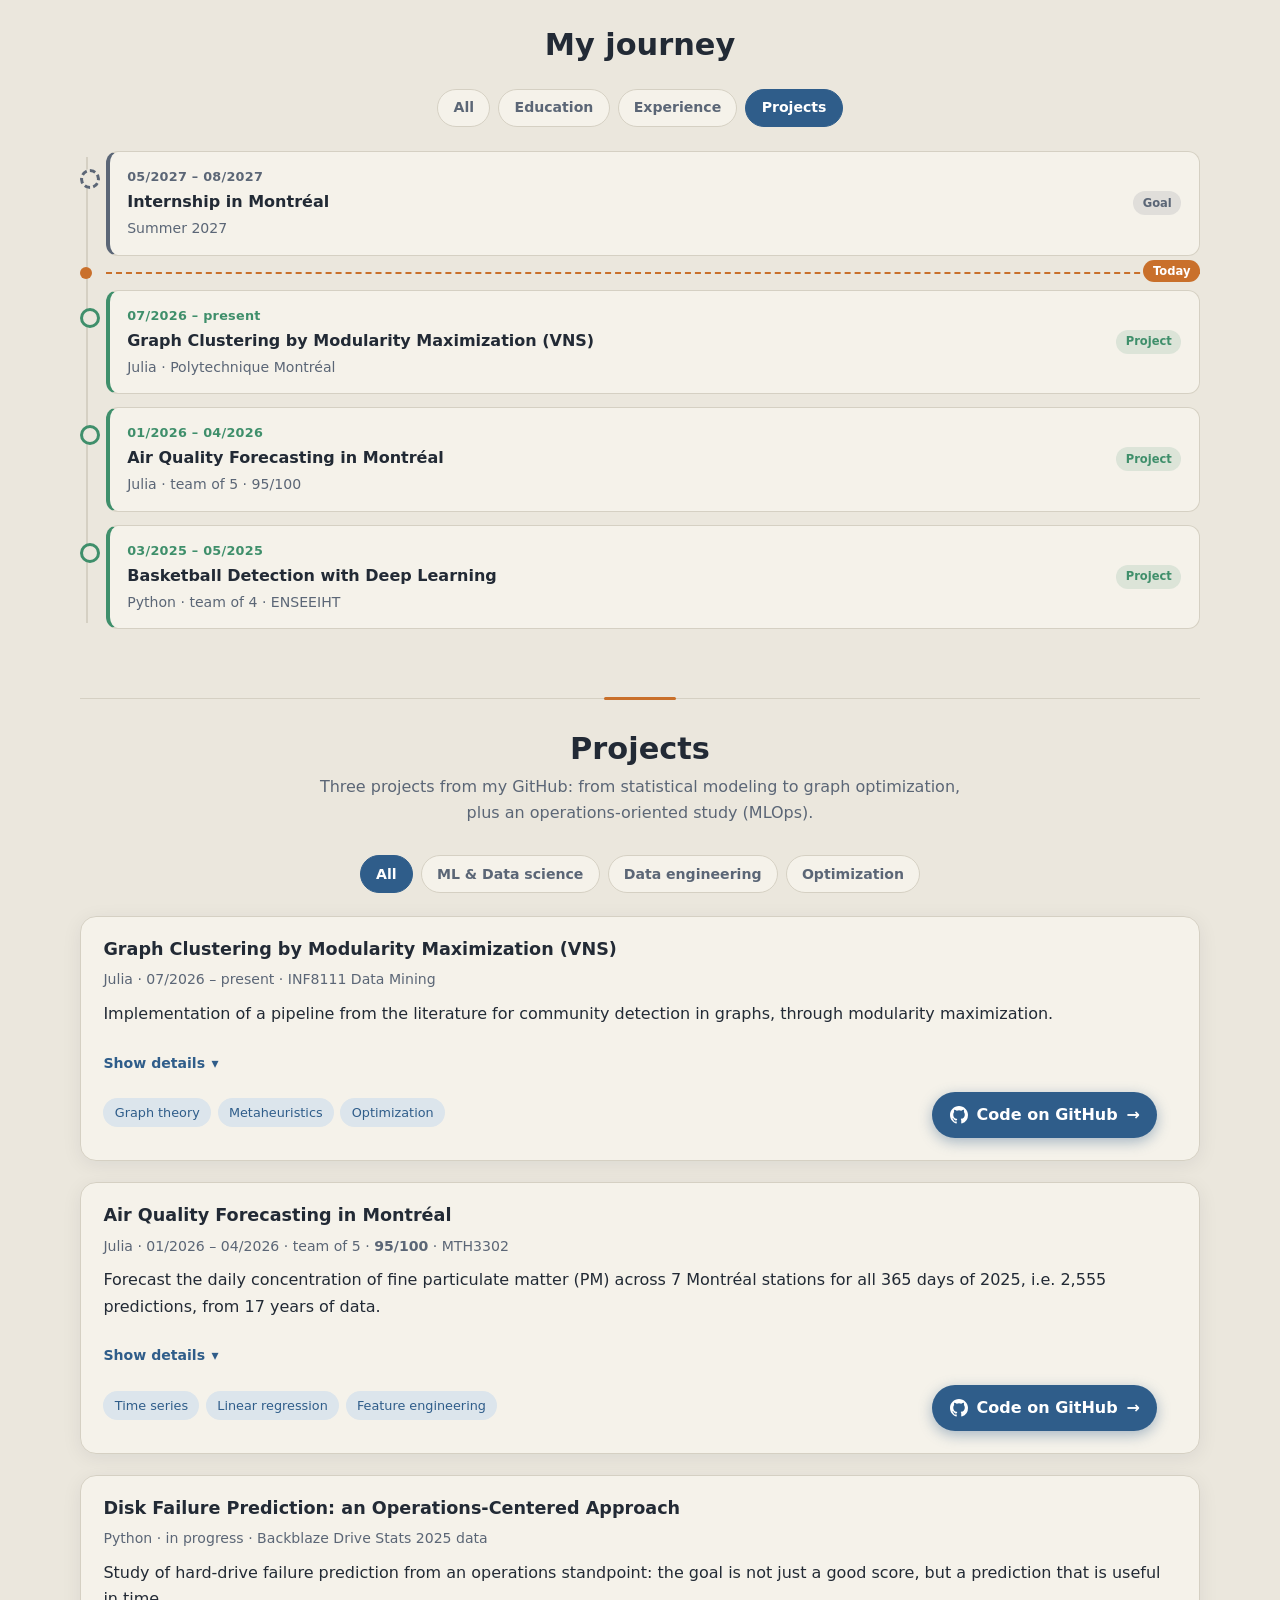
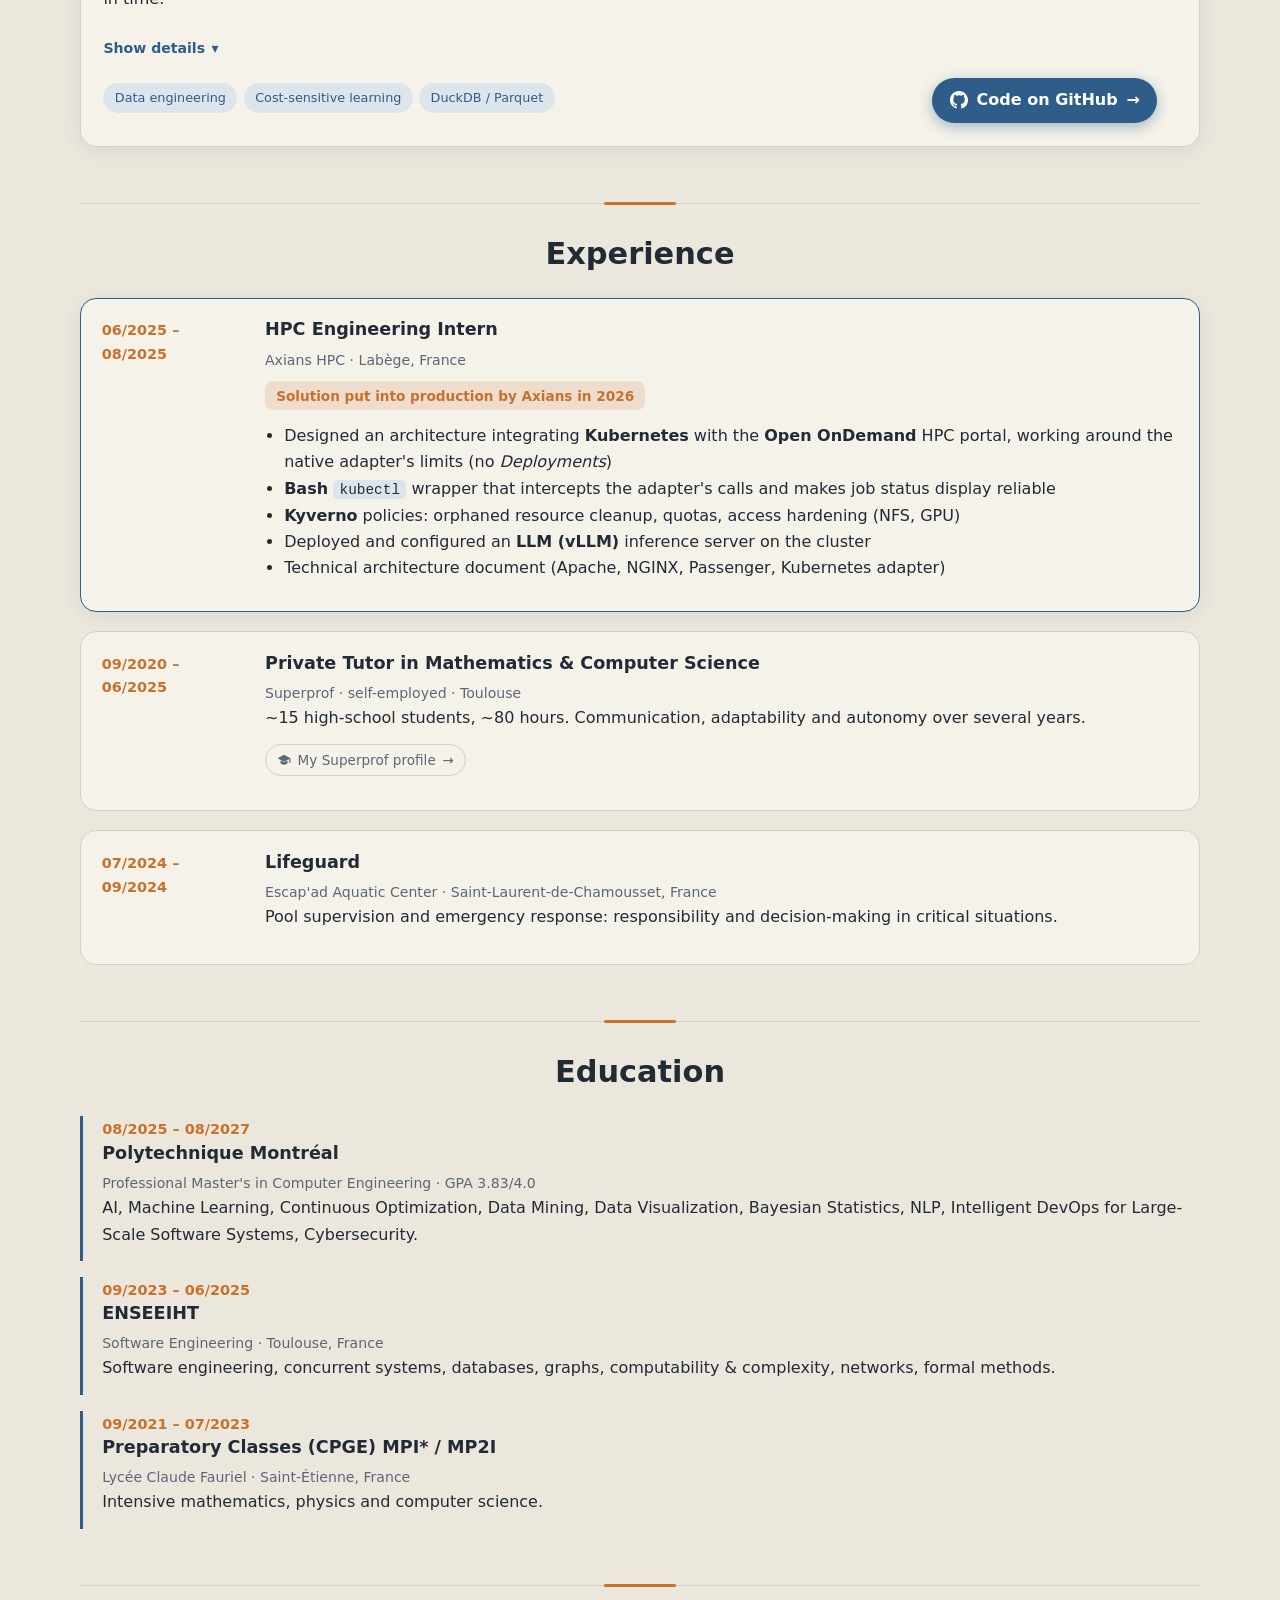
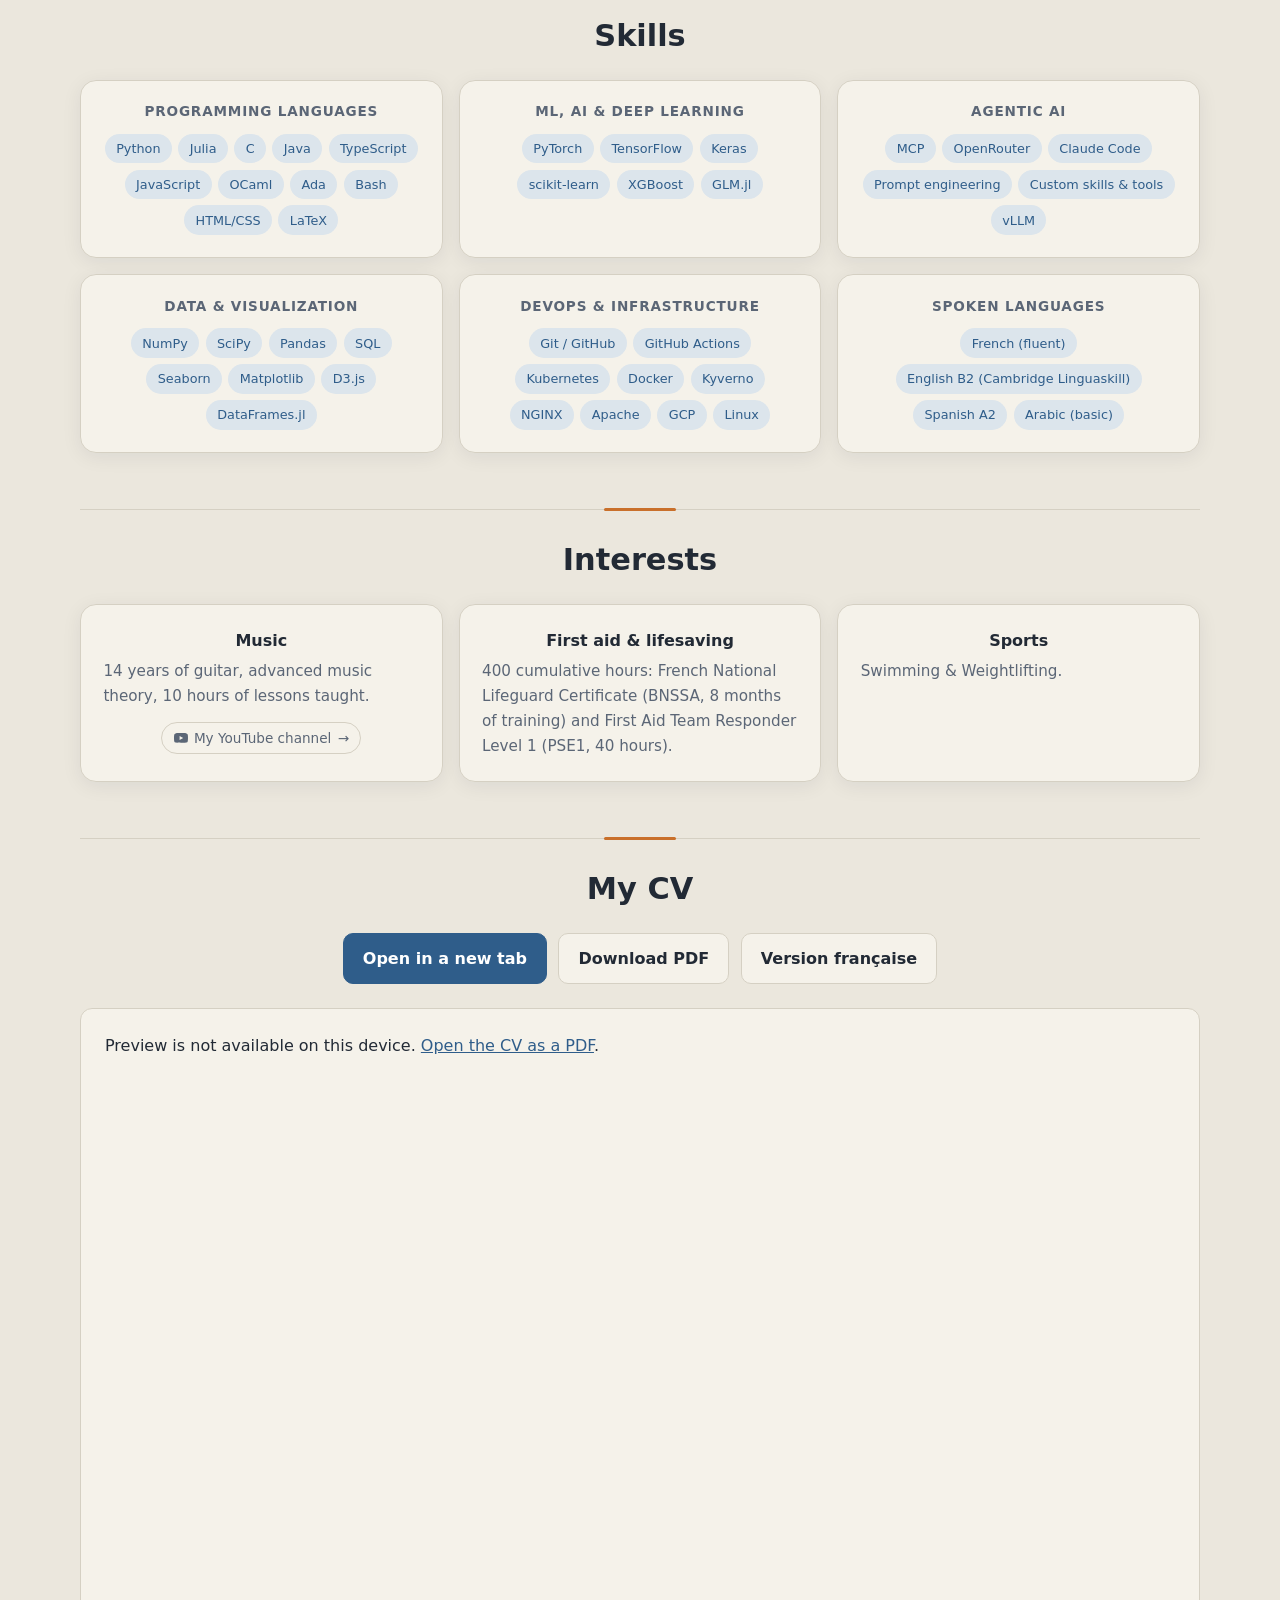
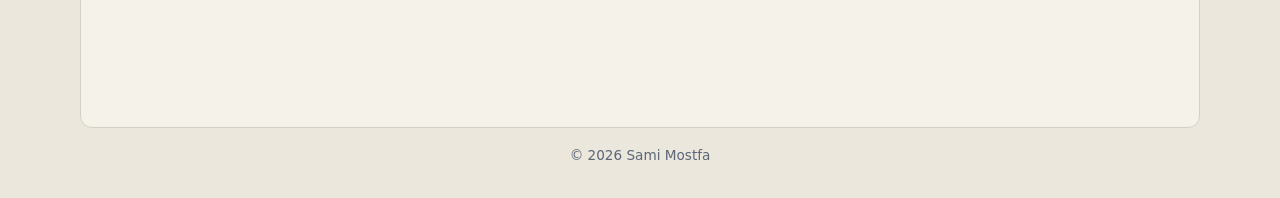
<file: en/index.html>
<!doctype html>
<html lang="en">
<head>
  <meta charset="utf-8">
  <meta name="viewport" content="width=device-width, initial-scale=1">
  <title>Sami Mostfa — ML & MLOps Engineer</title>
  <meta name="description" content="Portfolio of Sami Mostfa, Professional Master's student at Polytechnique Montréal with a dual background in AI/ML and infrastructure. Seeking a Summer 2027 internship in Montréal.">
  <link rel="icon" href="../assets/sami_mostfa.jpg">
  <link rel="alternate" hreflang="fr" href="../">
  <link rel="alternate" hreflang="en" href="./">
  <link rel="stylesheet" href="../style.css?v=33">
</head>
<body>

<header class="nav">
  <a class="brand" href="#home">Sami Mostfa</a>
  <nav>
    <a href="#profile">Profile</a>
    <a href="#journey">Journey</a>
    <a href="#projects">Projects</a>
    <a href="#experience">Experience</a>
    <a href="#skills">Skills</a>
    <a href="#cv">CV</a>
  </nav>
  <div class="lang-switch" role="group" aria-label="Language">
    <a href="../" hreflang="fr" lang="fr" title="Voir en français">FR</a>
    <span class="active" aria-current="true" lang="en">EN</span>
  </div>
  <button id="theme" aria-label="Toggle theme">◐</button>
</header>

<main>
  <!-- HOME -->
  <section id="home" class="hero">
    <div class="hero-text">
      <p class="eyebrow">Polytechnique Montréal · ENSEEIHT</p>
      <h1>Sami Mostfa</h1>
      <p class="tagline">I design ML models <em>and</em> their deployment to production.</p>
      <p class="lead">Professional Master's student in Computer Engineering, looking for a <strong>Summer 2027</strong> internship in Montréal (May 3 – August 31) in <strong>AI/ML Engineering, MLOps or Data Engineering</strong>.</p>
      <div class="cta">
        <a class="btn primary btn-icon" href="https://github.com/tarteeg" target="_blank" rel="noopener"><svg viewBox="0 0 16 16" width="18" height="18" aria-hidden="true" fill="currentColor"><path d="M8 0C3.58 0 0 3.58 0 8c0 3.54 2.29 6.53 5.47 7.59.4.07.55-.17.55-.38 0-.19-.01-.82-.01-1.49-2.01.37-2.53-.49-2.69-.94-.09-.23-.48-.94-.82-1.13-.28-.15-.68-.52-.01-.53.63-.01 1.08.58 1.23.82.72 1.21 1.87.87 2.33.66.07-.52.28-.87.51-1.07-1.78-.2-3.64-.89-3.64-3.95 0-.87.31-1.59.82-2.15-.08-.2-.36-1.02.08-2.12 0 0 .67-.21 2.2.82a7.6 7.6 0 0 1 4 0c1.53-1.04 2.2-.82 2.2-.82.44 1.1.16 1.92.08 2.12.51.56.82 1.27.82 2.15 0 3.07-1.87 3.75-3.65 3.95.29.25.54.73.54 1.48 0 1.07-.01 1.93-.01 2.2 0 .21.15.46.55.38A8.01 8.01 0 0 0 16 8c0-4.42-3.58-8-8-8z"/></svg>My GitHub</a>
        <a class="btn btn-icon" href="https://www.linkedin.com/in/sami-mostfa/en/" target="_blank" rel="noopener"><svg viewBox="0 0 24 24" width="18" height="18" aria-hidden="true" fill="currentColor"><path d="M20.45 20.45h-3.56v-5.57c0-1.33-.02-3.04-1.85-3.04-1.85 0-2.14 1.45-2.14 2.94v5.67H9.35V9h3.41v1.56h.05c.48-.9 1.64-1.85 3.37-1.85 3.6 0 4.27 2.37 4.27 5.46v6.28zM5.34 7.43a2.06 2.06 0 1 1 0-4.13 2.06 2.06 0 0 1 0 4.13zM7.12 20.45H3.56V9h3.56v11.45zM22.22 0H1.77C.79 0 0 .77 0 1.73v20.54C0 23.23.79 24 1.77 24h20.45c.98 0 1.78-.77 1.78-1.73V1.73C24 .77 23.2 0 22.22 0z"/></svg>LinkedIn</a>
        <a class="btn btn-icon" href="#cv"><span aria-hidden="true">📄</span>My CV</a>
        <button type="button" class="btn btn-icon copy-mail" data-email="sami.mostfa@etud.polymtl.ca" data-hint="Click to copy" data-copied="Address copied!" data-tip="Click to copy"><span aria-hidden="true">✉️</span>sami.mostfa@etud.polymtl.ca</button>
      </div>
    </div>
    <figure class="hero-photo">
      <img src="../assets/sami_mostfa.jpg" alt="Portrait of Sami Mostfa" width="400" height="400">
    </figure>
  </section>

  <!-- PROFILE / DUAL SKILL SET -->
  <section id="profile">
    <h2>A dual skill set</h2>
    <p class="section-intro">Between software engineering and AI, I work where ML projects usually hit reality: deployment.</p>
    <div class="duo">
      <article class="card">
        <span class="badge">Software Engineering & Infra</span>
        <h3>ENSEEIHT, Toulouse</h3>
        <p>Concurrent systems, networks, databases, computer architecture, formal methods. High-performance computing internship: Kubernetes, Linux, Bash, vLLM.</p>
        <ul class="chips"><li>Kubernetes</li><li>Docker</li><li>Linux</li><li>Kyverno</li><li>NGINX</li><li>Bash</li></ul>
      </article>
      <div class="plus" aria-hidden="true">+</div>
      <article class="card">
        <span class="badge">AI & Machine Learning</span>
        <h3>Polytechnique Montréal</h3>
        <p>AI, ML, data mining, Bayesian statistics, NLP, continuous optimization.<br>Cumulative <strong>GPA of 3.83/4.0</strong>.</p>
        <ul class="chips"><li>PyTorch</li><li>TensorFlow</li><li>scikit-learn</li><li>pandas</li><li>XGBoost</li><li>Julia</li></ul>
      </article>
    </div>
    <p class="synthesis">My profile: from model to production. Training a model, evaluating it rigorously, deploying it: that is the chain I am aiming for. At Axians, the solution I designed was <strong>put into production in 2026</strong>; I now want to take part in that chain end to end in a new professional opportunity.</p>
  </section>

  <!-- JOURNEY -->
  <section id="journey">
    <h2>My journey</h2>
    <div class="filters" role="group" aria-label="Filter the journey">
      <button type="button" class="tl-filter active" data-tl="all" aria-pressed="true">All</button>
      <button type="button" class="tl-filter" data-tl="formation" aria-pressed="false">Education</button>
      <button type="button" class="tl-filter" data-tl="experience" aria-pressed="false">Experience</button>
      <button type="button" class="tl-filter" data-tl="projet" aria-pressed="false">Projects</button>
    </div>
    <ol class="tl">
      <li class="tl-item" data-type="objectif">
        <button class="tl-card" type="button" aria-expanded="false" aria-controls="tl0">
          <span class="tl-when">05/2027 – 08/2027</span>
          <span class="tl-title">Internship in Montréal</span>
          <span class="tl-sub">Summer 2027</span>
          <span class="tl-type">Goal</span>
        </button>
        <div class="tl-detail" id="tl0"><div><p>AI/ML Engineering, MLOps or Data Engineering: leading a project end to end, from design to production.</p></div></div>
      </li>
<li class="tl-today" aria-hidden="true"><span>Today</span></li>
<li class="tl-item" data-type="projet">
        <button class="tl-card" type="button" aria-expanded="false" aria-controls="tl1">
          <span class="tl-when">07/2026 – present</span>
          <span class="tl-title">Graph Clustering by Modularity Maximization (VNS)</span>
          <span class="tl-sub">Julia · Polytechnique Montréal</span>
          <span class="tl-type">Project</span>
        </button>
        <div class="tl-detail" id="tl1"><div><p>LPA → LPAm → LPAm+ → VNS on 9 DIMACS graphs (up to 31,000+ vertices), 40 runs per method and a review of 5 papers.</p></div></div>
      </li>
<li class="tl-item" data-type="projet">
        <button class="tl-card" type="button" aria-expanded="false" aria-controls="tl2">
          <span class="tl-when">01/2026 – 04/2026</span>
          <span class="tl-title">Air Quality Forecasting in Montréal</span>
          <span class="tl-sub">Julia · team of 5 · 95/100</span>
          <span class="tl-type">Project</span>
        </button>
        <div class="tl-detail" id="tl2"><div><p>Fine particulate forecasting across 7 stations from 17 years of data: 20+ features, temporal validation, Kaggle RMSE of 18.25.</p></div></div>
      </li>
<li class="tl-item" data-type="formation">
        <button class="tl-card" type="button" aria-expanded="false" aria-controls="tl3">
          <span class="tl-when">08/2025 – 08/2027</span>
          <span class="tl-title">Polytechnique Montréal</span>
          <span class="tl-sub">Professional Master's in Computer Engineering</span>
          <span class="tl-type">Education</span>
        </button>
        <div class="tl-detail" id="tl3"><div><p>Cumulative GPA of 3.83/4.0. AI, ML, data mining, Bayesian statistics, NLP, intelligent DevOps, cybersecurity.</p></div></div>
      </li>
<li class="tl-item" data-type="experience">
        <button class="tl-card" type="button" aria-expanded="false" aria-controls="tl4">
          <span class="tl-when">06/2025 – 08/2025</span>
          <span class="tl-title">HPC Engineering Intern</span>
          <span class="tl-sub">Axians HPC · Labège, France</span>
          <span class="tl-type">Experience</span>
        </button>
        <div class="tl-detail" id="tl4"><div><p>Kubernetes integration with Open OnDemand (in production since 2026), Bash kubectl wrapper, Kyverno policies, vLLM LLM inference server.</p></div></div>
      </li>
<li class="tl-item" data-type="projet">
        <button class="tl-card" type="button" aria-expanded="false" aria-controls="tl5">
          <span class="tl-when">03/2025 – 05/2025</span>
          <span class="tl-title">Basketball Detection with Deep Learning</span>
          <span class="tl-sub">Python · team of 4 · ENSEEIHT</span>
          <span class="tl-type">Project</span>
        </button>
        <div class="tl-detail" id="tl5"><div><p>Multi-output CNN (classification + bounding-box regression), IoU and F1 implemented from scratch in TensorFlow.</p></div></div>
      </li>
<li class="tl-item" data-type="experience">
        <button class="tl-card" type="button" aria-expanded="false" aria-controls="tl6">
          <span class="tl-when">07/2024 – 09/2024</span>
          <span class="tl-title">Lifeguard</span>
          <span class="tl-sub">Escap'ad · Saint-Laurent-de-Chamousset</span>
          <span class="tl-type">Experience</span>
        </button>
        <div class="tl-detail" id="tl6"><div><p>Pool supervision and emergency response: responsibility and decision-making in critical situations.</p></div></div>
      </li>
<li class="tl-item" data-type="formation">
        <button class="tl-card" type="button" aria-expanded="false" aria-controls="tl7">
          <span class="tl-when">09/2023 – 06/2025</span>
          <span class="tl-title">ENSEEIHT</span>
          <span class="tl-sub">Software Engineering · Toulouse</span>
          <span class="tl-type">Education</span>
        </button>
        <div class="tl-detail" id="tl7"><div><p>Software engineering, concurrent systems, databases, graph theory, computability, networks, formal methods.</p></div></div>
      </li>
<li class="tl-item" data-type="formation">
        <button class="tl-card" type="button" aria-expanded="false" aria-controls="tl8">
          <span class="tl-when">09/2021 – 07/2023</span>
          <span class="tl-title">Preparatory Classes (CPGE) MPI* / MP2I</span>
          <span class="tl-sub">Lycée Claude Fauriel · Saint-Étienne</span>
          <span class="tl-type">Education</span>
        </button>
        <div class="tl-detail" id="tl8"><div><p>Intensive mathematics, physics and computer science.</p></div></div>
      </li>
<li class="tl-item" data-type="experience">
        <button class="tl-card" type="button" aria-expanded="false" aria-controls="tl9">
          <span class="tl-when">09/2020 – 06/2025</span>
          <span class="tl-title">Private Tutor</span>
          <span class="tl-sub">Superprof · self-employed</span>
          <span class="tl-type">Experience</span>
        </button>
        <div class="tl-detail" id="tl9"><div><p>Mathematics and computer science: about 15 high-school students, 80 hours, alongside studies.</p></div></div>
      </li>
    </ol>
  </section>

  <!-- PROJECTS -->
  <section id="projects">
    <h2>Projects</h2>
    <p class="section-intro">Three projects from my GitHub: from statistical modeling to graph optimization, plus an operations-oriented study (MLOps).</p>
    <div class="filters" role="group" aria-label="Filter projects">
      <button type="button" class="filter active" data-filter="all" aria-pressed="true">All</button>
      <button type="button" class="filter" data-filter="ml" aria-pressed="false">ML & Data science</button>
      <button type="button" class="filter" data-filter="data" aria-pressed="false">Data engineering</button>
      <button type="button" class="filter" data-filter="optim" aria-pressed="false">Optimization</button>
    </div>
    <div class="projects">

      <article class="project" data-tags="optim">
        <header>
          <h3>Graph Clustering by Modularity Maximization (VNS)</h3>
          <p class="meta">Julia · 07/2026 – present · INF8111 Data Mining</p>
        </header>
        <p>Implementation of a pipeline from the literature for community detection in graphs, through modularity maximization.</p>
        <div class="details" id="d1"><div class="details-inner">
        <ul>
          <li><strong>LPA → LPAm → LPAm+ → VNS/VNDS</strong>: each step escapes the local optima of the previous one</li>
          <li><strong>9 benchmark graphs</strong>, from 34 to over 31,000 vertices, <strong>40 runs</strong> per method and graph (seeds 1 to 40)</li>
          <li>Comparison with the literature, review of <strong>5 scientific papers</strong></li>
          <li>Julia chosen for near-compiled speed with Python-like readability</li>
        </ul>
        </div></div>
        <button class="toggle" type="button" aria-expanded="false" aria-controls="d1" data-more="Show details" data-less="Hide details">Show details</button>
        <div class="project-foot">
          <ul class="chips"><li>Graph theory</li><li>Metaheuristics</li><li>Optimization</li></ul>
          <p class="links"><a class="gh-btn" href="https://github.com/tarteeg/vns-modularity-clustering" target="_blank" rel="noopener"><svg viewBox="0 0 16 16" width="18" height="18" aria-hidden="true" fill="currentColor"><path d="M8 0C3.58 0 0 3.58 0 8c0 3.54 2.29 6.53 5.47 7.59.4.07.55-.17.55-.38 0-.19-.01-.82-.01-1.49-2.01.37-2.53-.49-2.69-.94-.09-.23-.48-.94-.82-1.13-.28-.15-.68-.52-.01-.53.63-.01 1.08.58 1.23.82.72 1.21 1.87.87 2.33.66.07-.52.28-.87.51-1.07-1.78-.2-3.64-.89-3.64-3.95 0-.87.31-1.59.82-2.15-.08-.2-.36-1.02.08-2.12 0 0 .67-.21 2.2.82a7.6 7.6 0 0 1 4 0c1.53-1.04 2.2-.82 2.2-.82.44 1.1.16 1.92.08 2.12.51.56.82 1.27.82 2.15 0 3.07-1.87 3.75-3.65 3.95.29.25.54.73.54 1.48 0 1.07-.01 1.93-.01 2.2 0 .21.15.46.55.38A8.01 8.01 0 0 0 16 8c0-4.42-3.58-8-8-8z"/></svg><span>Code on GitHub</span><span class="gh-arrow" aria-hidden="true">→</span></a></p>
        </div>
      </article>

      <article class="project" data-tags="ml">
        <header>
          <h3>Air Quality Forecasting in Montréal</h3>
          <p class="meta">Julia · 01/2026 – 04/2026 · team of 5 · <strong>95/100</strong> · MTH3302</p>
        </header>
        <p>Forecast the daily concentration of fine particulate matter (PM) across 7 Montréal stations for all 365 days of 2025, i.e. 2,555 predictions, from 17 years of data.</p>
        <div class="details" id="d0"><div class="details-inner">
        <ul>
          <li>Air + weather data join, exploratory analysis, <strong>20+ engineered features</strong> (rolling means, sine/cosine seasonality, temperature × month interactions)</li>
          <li>Missing values handled per variable; <strong>temporal split</strong> validation, never random</li>
          <li>4 variants compared; selected model: linear regression (GLM.jl, 23 variables) with no feature built from past PM, to avoid error propagation</li>
          <li><strong>RMSE of 18.25</strong> on Kaggle; limitations documented: underestimation of wildfire smoke episodes</li>
        </ul>
        </div></div>
        <button class="toggle" type="button" aria-expanded="false" aria-controls="d0" data-more="Show details" data-less="Hide details">Show details</button>
        <div class="project-foot">
          <ul class="chips"><li>Time series</li><li>Linear regression</li><li>Feature engineering</li></ul>
          <p class="links"><a class="gh-btn" href="https://github.com/tarteeg/prediction-qualite-air-montreal" target="_blank" rel="noopener"><svg viewBox="0 0 16 16" width="18" height="18" aria-hidden="true" fill="currentColor"><path d="M8 0C3.58 0 0 3.58 0 8c0 3.54 2.29 6.53 5.47 7.59.4.07.55-.17.55-.38 0-.19-.01-.82-.01-1.49-2.01.37-2.53-.49-2.69-.94-.09-.23-.48-.94-.82-1.13-.28-.15-.68-.52-.01-.53.63-.01 1.08.58 1.23.82.72 1.21 1.87.87 2.33.66.07-.52.28-.87.51-1.07-1.78-.2-3.64-.89-3.64-3.95 0-.87.31-1.59.82-2.15-.08-.2-.36-1.02.08-2.12 0 0 .67-.21 2.2.82a7.6 7.6 0 0 1 4 0c1.53-1.04 2.2-.82 2.2-.82.44 1.1.16 1.92.08 2.12.51.56.82 1.27.82 2.15 0 3.07-1.87 3.75-3.65 3.95.29.25.54.73.54 1.48 0 1.07-.01 1.93-.01 2.2 0 .21.15.46.55.38A8.01 8.01 0 0 0 16 8c0-4.42-3.58-8-8-8z"/></svg><span>Code on GitHub</span><span class="gh-arrow" aria-hidden="true">→</span></a></p>
        </div>
      </article>

      <article class="project" data-tags="data ml">
        <header>
          <h3>Disk Failure Prediction: an Operations-Centered Approach</h3>
          <p class="meta">Python · in progress · Backblaze Drive Stats 2025 data</p>
        </header>
        <p>Study of hard-drive failure prediction from an operations standpoint: the goal is not just a good score, but a prediction that is useful in time.</p>
        <div class="details" id="d2"><div class="details-inner">
        <ul>
          <li>Centralized, reproducible configuration: prediction horizons, <strong>minimum warning times</strong>, critical SMART attributes, <strong>cost ratios</strong></li>
          <li>Schema audit of daily CSV files, conversion to compressed <strong>Parquet</strong>, queries with <strong>DuckDB</strong></li>
          <li>Literature review: 5 papers on failure prediction and cost-sensitive learning</li>
          <li>Current phase: Q1 2025 exploration to frame the problem statement; extension to the full year planned</li>
        </ul>
        </div></div>
        <button class="toggle" type="button" aria-expanded="false" aria-controls="d2" data-more="Show details" data-less="Hide details">Show details</button>
        <div class="project-foot">
          <ul class="chips"><li>Data engineering</li><li>Cost-sensitive learning</li><li>DuckDB / Parquet</li></ul>
          <p class="links"><a class="gh-btn" href="https://github.com/tarteeg/disk-failure-analysis" target="_blank" rel="noopener"><svg viewBox="0 0 16 16" width="18" height="18" aria-hidden="true" fill="currentColor"><path d="M8 0C3.58 0 0 3.58 0 8c0 3.54 2.29 6.53 5.47 7.59.4.07.55-.17.55-.38 0-.19-.01-.82-.01-1.49-2.01.37-2.53-.49-2.69-.94-.09-.23-.48-.94-.82-1.13-.28-.15-.68-.52-.01-.53.63-.01 1.08.58 1.23.82.72 1.21 1.87.87 2.33.66.07-.52.28-.87.51-1.07-1.78-.2-3.64-.89-3.64-3.95 0-.87.31-1.59.82-2.15-.08-.2-.36-1.02.08-2.12 0 0 .67-.21 2.2.82a7.6 7.6 0 0 1 4 0c1.53-1.04 2.2-.82 2.2-.82.44 1.1.16 1.92.08 2.12.51.56.82 1.27.82 2.15 0 3.07-1.87 3.75-3.65 3.95.29.25.54.73.54 1.48 0 1.07-.01 1.93-.01 2.2 0 .21.15.46.55.38A8.01 8.01 0 0 0 16 8c0-4.42-3.58-8-8-8z"/></svg><span>Code on GitHub</span><span class="gh-arrow" aria-hidden="true">→</span></a></p>
        </div>
      </article>

    </div>
  </section>

  <!-- EXPERIENCE -->
  <section id="experience">
    <h2>Experience</h2>
    <div class="timeline">

      <article class="job featured">
        <div class="when">06/2025 – 08/2025</div>
        <div>
          <h3>HPC Engineering Intern</h3>
          <p class="meta">Axians HPC · Labège, France</p>
          <p class="highlight">Solution put into production by Axians in 2026</p>
          <ul>
            <li>Designed an architecture integrating <strong>Kubernetes</strong> with the <strong>Open OnDemand</strong> HPC portal, working around the native adapter's limits (no <em>Deployments</em>)</li>
            <li><strong>Bash</strong> <code>kubectl</code> wrapper that intercepts the adapter's calls and makes job status display reliable</li>
            <li><strong>Kyverno</strong> policies: orphaned resource cleanup, quotas, access hardening (NFS, GPU)</li>
            <li>Deployed and configured an <strong>LLM (vLLM)</strong> inference server on the cluster</li>
            <li>Technical architecture document (Apache, NGINX, Passenger, Kubernetes adapter)</li>
          </ul>
        </div>
      </article>

      <article class="job">
        <div class="when">09/2020 – 06/2025</div>
        <div>
          <h3>Private Tutor in Mathematics & Computer Science</h3>
          <p class="meta">Superprof · self-employed · Toulouse</p>
          <p>~15 high-school students, ~80 hours. Communication, adaptability and autonomy over several years.</p>
          <p class="links"><a class="gh-btn sp-btn" href="https://www.superprof.fr/etudiant-ecole-ingenieur-enseeiht-propose-cours-remise-niveau-maths-college-lycee-80h.html" target="_blank" rel="noopener"><svg viewBox="0 0 24 24" width="18" height="18" aria-hidden="true" fill="currentColor"><path d="M12 3 1 9l11 6 9-4.9V17h2V9L12 3zm-6 9.7v4c0 1.7 2.7 3.3 6 3.3s6-1.6 6-3.3v-4l-6 3.3-6-3.3z"/></svg><span>My Superprof profile</span><span class="gh-arrow" aria-hidden="true">→</span></a></p>
        </div>
      </article>

      <article class="job">
        <div class="when">07/2024 – 09/2024</div>
        <div>
          <h3>Lifeguard</h3>
          <p class="meta">Escap'ad Aquatic Center · Saint-Laurent-de-Chamousset, France</p>
          <p>Pool supervision and emergency response: responsibility and decision-making in critical situations.</p>
        </div>
      </article>

    </div>
  </section>

  <!-- EDUCATION -->
  <section id="education">
    <h2>Education</h2>
    <div class="edu">
      <article>
        <span class="when">08/2025 – 08/2027</span>
        <h3>Polytechnique Montréal</h3>
        <p class="meta">Professional Master's in Computer Engineering · GPA 3.83/4.0</p>
        <p>AI, Machine Learning, Continuous Optimization, Data Mining, Data Visualization, Bayesian Statistics, NLP, Intelligent DevOps for Large-Scale Software Systems, Cybersecurity.</p>
      </article>
      <article>
        <span class="when">09/2023 – 06/2025</span>
        <h3>ENSEEIHT</h3>
        <p class="meta">Software Engineering · Toulouse, France</p>
        <p>Software engineering, concurrent systems, databases, graphs, computability & complexity, networks, formal methods.</p>
      </article>
      <article>
        <span class="when">09/2021 – 07/2023</span>
        <h3>Preparatory Classes (CPGE) MPI* / MP2I</h3>
        <p class="meta">Lycée Claude Fauriel · Saint-Étienne, France</p>
        <p>Intensive mathematics, physics and computer science.</p>
      </article>
    </div>
  </section>

  <!-- SKILLS -->
  <section id="skills">
    <h2>Skills</h2>
    <div class="skills">
      <div><h3>Programming languages</h3><ul class="chips"><li>Python</li><li>Julia</li><li>C</li><li>Java</li><li>TypeScript</li><li>JavaScript</li><li>OCaml</li><li>Ada</li><li>Bash</li><li>HTML/CSS</li><li>LaTeX</li></ul></div>
      <div><h3>ML, AI & Deep Learning</h3><ul class="chips"><li>PyTorch</li><li>TensorFlow</li><li>Keras</li><li>scikit-learn</li><li>XGBoost</li><li>GLM.jl</li></ul></div>
      <div><h3>Agentic AI</h3><ul class="chips"><li>MCP</li><li>OpenRouter</li><li>Claude Code</li><li>Prompt engineering</li><li>Custom skills & tools</li><li>vLLM</li></ul></div>
      <div><h3>Data & visualization</h3><ul class="chips"><li>NumPy</li><li>SciPy</li><li>Pandas</li><li>SQL</li><li>Seaborn</li><li>Matplotlib</li><li>D3.js</li><li>DataFrames.jl</li></ul></div>
      <div><h3>DevOps & infrastructure</h3><ul class="chips"><li>Git / GitHub</li><li>GitHub Actions</li><li>Kubernetes</li><li>Docker</li><li>Kyverno</li><li>NGINX</li><li>Apache</li><li>GCP</li><li>Linux</li></ul></div>
      <div><h3>Spoken languages</h3><ul class="chips"><li>French (fluent)</li><li>English B2 (Cambridge Linguaskill)</li><li>Spanish A2</li><li>Arabic (basic)</li></ul></div>
    </div>
  </section>

  <!-- BEYOND CODE -->
  <section id="interests">
    <h2>Interests</h2>
    <div class="interests">
      <div><strong>Music</strong><p>14 years of guitar, advanced music theory, 10 hours of lessons taught.</p><p class="links"><a class="gh-btn yt-btn" href="https://youtube.com/@sami.musiic" target="_blank" rel="noopener"><svg viewBox="0 0 24 24" width="18" height="18" aria-hidden="true" fill="currentColor"><path d="M23.5 6.2a3 3 0 0 0-2.1-2.1C19.5 3.6 12 3.6 12 3.6s-7.5 0-9.4.5A3 3 0 0 0 .5 6.2C0 8.1 0 12 0 12s0 3.9.5 5.8a3 3 0 0 0 2.1 2.1c1.9.5 9.4.5 9.4.5s7.5 0 9.4-.5a3 3 0 0 0 2.1-2.1c.5-1.9.5-5.8.5-5.8s0-3.9-.5-5.8zM9.6 15.6V8.4l6.2 3.6-6.2 3.6z"/></svg><span>My YouTube channel</span><span class="gh-arrow" aria-hidden="true">→</span></a></p></div>
      <div><strong>First aid & lifesaving</strong><p>400 cumulative hours: French National Lifeguard Certificate (BNSSA, 8 months of training) and First Aid Team Responder Level 1 (PSE1, 40 hours).</p></div>
      <div><strong>Sports</strong><p>Swimming & Weightlifting.</p></div>
    </div>
  </section>

  <!-- CV -->
  <section id="cv">
    <h2>My CV</h2>
    <div class="cta">
      <a class="btn primary" href="../assets/cv_Sami_Mostfa_en.pdf" target="_blank" rel="noopener">Open in a new tab</a>
      <a class="btn" href="../assets/cv_Sami_Mostfa_en.pdf" download>Download PDF</a>
      <a class="btn" href="../assets/cv_Sami_Mostfa.pdf" target="_blank" rel="noopener">Version française</a>
    </div>
    <object class="cv-viewer" data="../assets/cv_Sami_Mostfa_en.pdf#view=FitH" type="application/pdf" aria-label="Sami Mostfa's CV">
      <p>Preview is not available on this device. <a href="../assets/cv_Sami_Mostfa_en.pdf" target="_blank" rel="noopener">Open the CV as a PDF</a>.</p>
    </object>
  </section>

</main>

<footer>© 2026 Sami Mostfa</footer>
<script src="../script.js?v=15"></script>
</body>
</html>
</file>
<file: style.css>
:root {
  --maxw: 1160px;
  --bg: #ebe7dd;
  --surface: #f5f2ea;
  --text: #222a35;
  --muted: #5b6676;
  --border: #d5d0c3;
  --accent: #2f5d8a;
  --accent-2: #c9702b;
  --accent-soft: #dce5ec;
  --shadow: 0 4px 20px rgba(20, 30, 50, .07);
}
:root[data-theme="dark"] {
  --bg: #11161d;
  --surface: #1a212b;
  --text: #e7ebf1;
  --muted: #9aa5b5;
  --border: #2a3340;
  --accent: #7fb0e0;
  --accent-2: #e8975a;
  --accent-soft: #1f2d3d;
  --shadow: 0 4px 20px rgba(0, 0, 0, .35);
}

* { box-sizing: border-box; }
html { scroll-behavior: smooth; scroll-padding-top: 4.5rem; }
body {
  margin: 0;
  font: 16px/1.65 system-ui, -apple-system, "Segoe UI", Roboto, sans-serif;
  background: var(--bg);
  color: var(--text);
}
a { color: var(--accent); }
h1, h2, h3 { line-height: 1.2; margin: 0 0 .5rem; }
h2 { font-size: 1.9rem; margin-bottom: 1.6rem; }
h2:has(+ .section-intro) { margin-bottom: .4rem; }
h3 { font-size: 1.1rem; }
p { margin: 0 0 .8rem; }
ul { padding-left: 1.2rem; margin: .5rem 0; }

main, .nav, footer { max-width: var(--maxw); margin: 0 auto; padding-left: 1.25rem; padding-right: 1.25rem; }
section { padding: 2rem 0 1rem; }

/* Nav */
.nav {
  position: sticky; top: 0; z-index: 10;
  display: flex; align-items: center; gap: 1.5rem;
  max-width: none; padding: .8rem max(1.25rem, calc((100% - var(--maxw)) / 2 + 1.25rem));
  background: color-mix(in srgb, var(--bg) 88%, transparent);
  backdrop-filter: blur(10px);
  border-bottom: 1px solid var(--border);
}
.brand { font-weight: 700; color: var(--text); text-decoration: none; margin-right: auto; }
.nav nav { display: flex; gap: .3rem; }
.nav nav a { color: var(--muted); text-decoration: none; font-size: .95rem; }
.nav nav a:hover { color: var(--accent); }
#theme {
  border: 1px solid var(--border); background: var(--surface); color: var(--text);
  border-radius: 8px; width: 2.2rem; height: 2.2rem; cursor: pointer; font-size: 1.1rem;
}

/* Hero */
.hero {
  display: grid; grid-template-columns: 1.4fr 1fr; gap: 3rem; align-items: center;
  padding-top: 4rem; min-height: calc(100vh - 3.7rem); min-height: calc(100svh - 3.7rem);
}
.eyebrow { color: var(--accent-2); font-weight: 600; letter-spacing: .06em; text-transform: uppercase; font-size: .8rem; }
.hero h1 { font-size: clamp(2.6rem, 6vw, 4rem); letter-spacing: -.02em; }
.tagline { font-size: 1.35rem; color: var(--text); margin-bottom: 1rem; }
.tagline em { color: var(--accent); font-style: normal; font-weight: 700; }
/* Grand écran : la phrase d'accroche tient sur une ligne, à taille normale */
@media (min-width: 1100px) {
  .hero { grid-template-columns: 1.7fr 1fr; }
  .tagline { white-space: nowrap; }
}
.lead { color: var(--muted); max-width: 38em; }
.hero-photo { margin: 0; justify-self: center; position: relative; }
.hero-photo::before {
  content: ""; position: absolute; inset: 14px -14px -14px 14px;
  border: 2px solid var(--accent-2); border-radius: 28px; z-index: 0;
}
.hero-photo img {
  position: relative; z-index: 1; display: block;
  width: min(100%, 360px); height: auto; aspect-ratio: 1; object-fit: cover;
  border-radius: 28px; box-shadow: var(--shadow);
}

/* Buttons */
.cta { display: flex; flex-wrap: wrap; gap: .7rem; margin-top: 1.5rem; }
.cta.center { justify-content: center; }
.btn {
  display: inline-block; padding: .7rem 1.2rem; border-radius: 10px;
  border: 1px solid var(--border); background: var(--surface); color: var(--text);
  text-decoration: none; font-weight: 600; transition: transform .15s, border-color .15s;
}
.btn:hover { transform: translateY(-2px); border-color: var(--accent); }
.btn.primary { background: var(--accent); border-color: var(--accent); color: #fff; }
:root[data-theme="dark"] .btn.primary { color: #0d1218; }

/* Cards */
.section-intro { color: var(--muted); max-width: 42em; margin-bottom: 1.8rem; }
#profil .section-intro { max-width: none; }
.card, .project, .skills > div, .interests > div {
  background: var(--surface); border: 1px solid var(--border);
  border-radius: 16px; padding: 1.4rem; box-shadow: var(--shadow);
}
.duo { display: grid; grid-template-columns: minmax(0, 1fr) auto minmax(0, 1fr); gap: 1rem; align-items: stretch; }
.duo .plus { align-self: center; }
.duo .card { display: flex; flex-direction: column; }
.duo .card .badge { align-self: flex-start; }
.duo .card .chips { margin-top: auto; padding-top: .8rem; }
.plus { font-size: 2.4rem; font-weight: 300; color: var(--accent-2); }
.badge {
  display: inline-block; font-size: .75rem; font-weight: 700; padding: .2rem .6rem;
  border-radius: 99px; background: color-mix(in srgb, var(--accent-2) 18%, transparent); color: var(--accent-2); margin-bottom: .6rem;
}
.synthesis {
  margin-top: 1.8rem; padding: 1.1rem 1.4rem; border-left: 4px solid var(--accent-2);
  background: var(--surface); border-radius: 0 12px 12px 0;
}

.chips { list-style: none; padding: 0; display: flex; flex-wrap: wrap; gap: .4rem; margin: .8rem 0 0; }
.chips li {
  font-size: .8rem; padding: .2rem .65rem; border-radius: 99px;
  background: var(--accent-soft); color: var(--accent); border: 1px solid transparent;
}


/* Projects */
.projects { display: grid; gap: 1.3rem; }
.project { transition: transform .2s; }
.project:hover { transform: translateY(-3px); }
.project header { margin-bottom: .6rem; }
.meta { color: var(--muted); font-size: .88rem; margin: 0; }
.project li { margin-bottom: .3rem; }

/* Timeline */
.timeline { display: grid; gap: 1.2rem; }
.job {
  display: grid; grid-template-columns: 9rem 1fr; gap: 1.2rem;
  padding: 1.3rem; background: var(--surface); border: 1px solid var(--border); border-radius: 16px;
}
.job.featured { border-color: var(--accent); box-shadow: var(--shadow); }
.when { color: var(--accent-2); font-weight: 600; font-size: .9rem; }
.highlight {
  display: inline-block; font-weight: 700; font-size: .85rem; padding: .2rem .7rem; margin: .6rem 0 .3rem;
  border-radius: 8px; background: color-mix(in srgb, var(--accent-2) 16%, transparent); color: var(--accent-2);
}
code { background: var(--accent-soft); padding: .1rem .4rem; border-radius: 5px; font-size: .9em; }

/* Education */
.edu { display: grid; gap: 1rem; }
.edu article { padding-left: 1.2rem; border-left: 3px solid var(--accent); }

/* Skills / interests */
.skills { display: grid; grid-template-columns: repeat(auto-fit, minmax(290px, 1fr)); gap: 1rem; }
.skills h3 { text-align: center; margin-bottom: .9rem; color: var(--muted); font-size: .85rem; text-transform: uppercase; letter-spacing: .06em; }
.skills .chips { margin-top: .4rem; justify-content: center; }
.interests { display: grid; grid-template-columns: repeat(auto-fit, minmax(240px, 1fr)); gap: 1rem; }
.interests p { margin: .3rem 0 0; color: var(--muted); font-size: .95rem; }

footer { text-align: center; color: var(--muted); font-size: .85rem; padding-bottom: 2rem; }

/* Segmentation des sections */
section:not(.hero) { position: relative; margin-top: 2.5rem; border-top: 1px solid var(--border); }
section:not(.hero)::before {
  content: ""; position: absolute; top: -2px; left: 50%; margin-left: -2.25rem; width: 4.5rem; height: 3px; border-radius: 2px;
  background: var(--accent-2); transform: scaleX(0); transform-origin: center; transition: transform .7s ease;
}
section.in-view::before { transform: scaleX(1); }
section:not(.hero) h2 { text-align: center; }
section:not(.hero) .section-intro { margin-left: auto; margin-right: auto; text-align: center; }
.filters { justify-content: center; }
.nav nav a { padding: .3rem .7rem; border-radius: 99px; transition: color .2s, background .2s; }
.nav nav a.active { color: #fff; background: var(--accent); }
:root[data-theme="dark"] .nav nav a.active { color: #0d1218; }
.progress { position: fixed; top: 0; left: 0; height: 3px; width: 100%; z-index: 20; background: var(--accent-2); transform: scaleX(0); transform-origin: left; pointer-events: none; }

/* Reveal animation */
.reveal { opacity: 0; transform: translateY(16px); transition: opacity .6s, transform .6s; }
.reveal.in { opacity: 1; transform: none; }
@media (prefers-reduced-motion: reduce) {
  .reveal { opacity: 1; transform: none; transition: none; }
  section:not(.hero)::before { transform: scaleX(1); transition: none; }
  html { scroll-behavior: auto; }
}

/* Mobile */
@media (max-width: 760px) {
  .nav nav { display: none; }
  .hero { grid-template-columns: 1fr; min-height: 0; gap: 2rem; padding-top: 2.5rem; }
  .hero-photo { order: -1; }
  .hero-photo { width: min(78%, 280px); justify-self: center; }
  .hero-photo img { width: 100%; margin: 0; }
  .duo { grid-template-columns: 1fr; }
  .plus { text-align: center; }
  .job { grid-template-columns: 1fr; gap: .3rem; }
}

.project-foot { display: flex; flex-wrap: wrap; align-items: center; justify-content: space-between; gap: .6rem 1rem; margin-top: .8rem; padding-right: 1.2rem; }
.project-foot .chips { margin: 0; }
.project .links { margin: 0; font-weight: 600; }
.gh-btn {
  display: inline-flex; align-items: center; gap: .55rem; padding: .6rem 1.1rem; border-radius: 99px;
  background: var(--accent);
  color: #fff; text-decoration: none; box-shadow: 0 4px 14px color-mix(in srgb, var(--accent) 40%, transparent);
  transition: transform .2s, box-shadow .2s;
}
:root[data-theme="dark"] .gh-btn { color: #0d1218; }
.gh-btn svg { transition: transform .35s; }
.gh-arrow { display: inline-block; transition: transform .2s; }
.gh-btn:hover, .gh-btn:focus-visible { transform: translateY(-3px) scale(1.04); box-shadow: 0 8px 20px color-mix(in srgb, var(--accent-2) 45%, transparent); }
.gh-btn:hover svg { transform: rotate(-12deg) scale(1.15); }
.gh-btn:hover .gh-arrow { transform: translateX(4px); }
.gh-btn:active { transform: translateY(0) scale(.98); }
@media (prefers-reduced-motion: reduce) { .gh-btn, .gh-btn svg, .gh-arrow { transition: none; } }

.cv-viewer {
  display: block; width: 100%; height: 80vh; min-height: 520px; margin-top: 1.5rem;
  border: 1px solid var(--border); border-radius: 12px; background: var(--surface);
}
.cv-viewer p { padding: 1.5rem; }
@media (max-width: 760px) { .cv-viewer { display: none; } }
#cv .cta { justify-content: center; }

.lang-switch {
  display: inline-flex; padding: 3px; gap: 2px; height: 2.2rem;
  border: 1px solid var(--border); border-radius: 99px; background: var(--surface);
}
.lang-switch a, .lang-switch span {
  display: inline-flex; align-items: center; padding: 0 .75rem; border-radius: 99px;
  font-size: .8rem; font-weight: 700; letter-spacing: .04em; text-decoration: none;
  color: var(--muted); transition: background .2s, color .2s;
}
.lang-switch a:hover { color: var(--accent); background: var(--accent-soft); }
.lang-switch .active { background: var(--accent); color: #fff; }
:root[data-theme="dark"] .lang-switch .active { color: #0d1218; }

/* Filtres de projets */
.filters { display: flex; flex-wrap: wrap; gap: .5rem; margin-bottom: 1.4rem; }
.filter {
  font: inherit; font-size: .88rem; font-weight: 600; cursor: pointer;
  padding: .4rem .95rem; border-radius: 99px;
  border: 1px solid var(--border); background: var(--surface); color: var(--muted);
  transition: background .2s, color .2s, border-color .2s;
}
.filter:hover { border-color: var(--accent); color: var(--accent); }
.filter.active { background: var(--accent); border-color: var(--accent); color: #fff; }
:root[data-theme="dark"] .filter.active { color: #0d1218; }
.project[hidden] { display: none; }
.project.pop { animation: pop .35s ease; }
@keyframes pop { from { opacity: 0; transform: translateY(10px); } to { opacity: 1; transform: none; } }

/* Cartes dépliables */
.details { display: grid; grid-template-rows: 0fr; transition: grid-template-rows .35s ease; }
.details-inner { overflow: hidden; min-height: 0; }
.project.open .details { grid-template-rows: 1fr; }
.toggle {
  font: inherit; font-size: .88rem; font-weight: 600; cursor: pointer; padding: .3rem 0; margin-top: .4rem;
  background: none; border: 0; color: var(--accent); display: inline-flex; align-items: center; gap: .4rem;
}
.toggle::after { content: "▾"; transition: transform .25s; }
.project.open .toggle::after { transform: rotate(180deg); }
.toggle:hover { text-decoration: underline; }
@media (prefers-reduced-motion: reduce) {
  .details, .toggle::after, .project.pop { transition: none; animation: none; }
}

/* Frise du parcours */
.tl { list-style: none; margin: 1.5rem 0 0; padding: 0 0 0 1.6rem; position: relative; }
.tl::before { content: ""; position: absolute; left: 6px; top: 6px; bottom: 6px; width: 2px; background: var(--border); }
.tl-item { position: relative; margin-bottom: .8rem; --c: var(--accent); }
.tl-item[data-type="experience"] { --c: var(--accent-2); }
.tl-item[data-type="projet"] { --c: #3f8f6b; }
.tl-item[data-type="objectif"] { --c: var(--muted); }
:root[data-theme="dark"] .tl-item[data-type="projet"] { --c: #6cc79f; }
.tl-item::before {
  content: ""; position: absolute; left: -1.6rem; top: 1.15rem; width: 14px; height: 14px; border-radius: 50%;
  background: var(--bg); border: 3px solid var(--c); transition: transform .2s, background .2s;
}
.tl-item[data-type="objectif"]::before { border-style: dashed; }
.tl-item.open::before, .tl-item:hover::before { background: var(--c); transform: scale(1.15); }
.tl-item[hidden] { display: none; }
.tl-card {
  width: 100%; text-align: left; font: inherit; color: inherit; cursor: pointer;
  display: grid; grid-template-columns: 1fr auto; gap: .1rem 1rem;
  padding: .9rem 1.1rem; background: var(--surface); border: 1px solid var(--border);
  border-left: 4px solid var(--c); border-radius: 12px; transition: box-shadow .2s, transform .2s;
}
.tl-card:hover, .tl-item.open .tl-card { box-shadow: var(--shadow); transform: translateX(3px); }
.tl-when { grid-column: 1; color: var(--c); font-size: .8rem; font-weight: 700; letter-spacing: .02em; }
.tl-title { grid-column: 1; font-weight: 700; }
.tl-sub { grid-column: 1; color: var(--muted); font-size: .88rem; }
.tl-type {
  grid-column: 2; grid-row: 1 / span 3; align-self: center; font-size: .72rem; font-weight: 700;
  padding: .15rem .6rem; border-radius: 99px; color: var(--c);
  background: color-mix(in srgb, var(--c) 14%, transparent);
}
.tl-detail { display: grid; grid-template-rows: 0fr; transition: grid-template-rows .3s ease; }
.tl-detail > div { overflow: hidden; min-height: 0; }
.tl-detail p { margin: 0; padding: .7rem 1.1rem .2rem; color: var(--muted); font-size: .93rem; }
.tl-item.open .tl-detail { grid-template-rows: 1fr; }
@media (hover: hover) { .tl-item:hover .tl-detail { grid-template-rows: 1fr; } }
.tl-today { position: relative; margin: 1rem 0 1rem; height: 0; border-top: 2px dashed var(--accent-2); }
.tl-today span {
  position: absolute; right: 0; top: -.85rem; font-size: .72rem; font-weight: 700; padding: .1rem .6rem;
  border-radius: 99px; background: var(--accent-2); color: #fff;
}
:root[data-theme="dark"] .tl-today span { color: #0d1218; }
.tl-today::before {
  content: ""; position: absolute; left: -1.6rem; top: -7px; width: 12px; height: 12px;
  border-radius: 50%; background: var(--accent-2);
}
.tl-filter {
  font: inherit; font-size: .88rem; font-weight: 600; cursor: pointer; padding: .4rem .95rem; border-radius: 99px;
  border: 1px solid var(--border); background: var(--surface); color: var(--muted); transition: background .2s, color .2s;
}
.tl-filter:hover { border-color: var(--accent); color: var(--accent); }
.tl-filter.active { background: var(--accent); border-color: var(--accent); color: #fff; }
:root[data-theme="dark"] .tl-filter.active { color: #0d1218; }
@media (max-width: 760px) { .tl-card { grid-template-columns: 1fr; } .tl-type { grid-column: 1; grid-row: auto; justify-self: start; margin-top: .3rem; } }
@media (prefers-reduced-motion: reduce) { .tl-detail, .tl-card, .tl-item::before { transition: none; } }

/* Adresse e-mail copiable */
.copy-mail { position: relative; cursor: pointer; font: inherit; font-weight: 600; }
.copy-mail::after {
  content: attr(data-tip); position: absolute; bottom: calc(100% + 10px); left: 50%; transform: translate(-50%, 4px);
  padding: .35rem .7rem; border-radius: 8px; white-space: nowrap; font-size: .8rem; font-weight: 600; pointer-events: none;
  background: var(--text); color: var(--bg); opacity: 0; transition: opacity .15s, transform .15s;
}
.copy-mail:hover::after, .copy-mail:focus-visible::after, .copy-mail.copied::after { opacity: 1; transform: translate(-50%, 0); }
.copy-mail.copied::after, .copy-mail.done::after { background: #2e9d5b; color: #fff; }
.copy-mail.done::after { opacity: 0 !important; }

.btn-icon { display: inline-flex; align-items: center; gap: .5rem; }

/* Curseur personnalisé */
.cursor-dot, .cursor-ring { position: fixed; top: 0; left: 0; pointer-events: none; z-index: 9999; opacity: 0; transition: opacity .2s; }
.has-cursor .cursor-dot, .has-cursor .cursor-ring { opacity: 1; }
.cursor-hidden .cursor-dot, .cursor-hidden .cursor-ring { opacity: 0 !important; }
.cursor-dot::before, .cursor-ring::before { content: ""; position: absolute; border-radius: 50%; box-sizing: border-box; }
.cursor-dot::before {
  width: 8px; height: 8px; margin: -4px 0 0 -4px; background: var(--accent-2);
  transition: transform .2s, opacity .2s;
}
.cursor-ring::before {
  width: 36px; height: 36px; margin: -18px 0 0 -18px; border: 2px solid var(--accent-2);
  transition: transform .25s cubic-bezier(.2, .8, .3, 1.4), background-color .25s, border-color .25s;
}
.cursor-dot.is-hover::before { transform: scale(0); opacity: 0; }
.cursor-ring.is-hover::before {
  transform: scale(1.7); background: color-mix(in srgb, var(--accent-2) 22%, transparent); border-color: var(--accent-2);
}
.cursor-ring.is-down::before { transform: scale(.7); }
.cursor-ring.is-hover.is-down::before { transform: scale(1.4); }
.has-cursor, .has-cursor * { cursor: none !important; }
@media (prefers-reduced-motion: reduce) { .cursor-ring::before, .cursor-dot::before { transition: none; } }

/* Fond : constellation */
#bg { position: fixed; inset: 0; width: 100%; height: 100%; z-index: -1; pointer-events: none; }

.interests > div > strong { display: block; text-align: center; }
.interests .links { margin: .8rem 0 0; text-align: center; }
.yt-btn, .sp-btn {
  background: transparent; color: var(--muted); border: 1px solid var(--border); box-shadow: none;
  padding: .25rem .7rem; font-size: .85rem; gap: .4rem;
}
:root[data-theme="dark"] .yt-btn, :root[data-theme="dark"] .sp-btn { color: var(--muted); }
.yt-btn svg, .sp-btn svg { width: 14px; height: 14px; }
.yt-btn:hover, .yt-btn:focus-visible, .sp-btn:hover, .sp-btn:focus-visible {
  color: var(--accent); border-color: var(--accent); box-shadow: none; transform: translateY(-1px);
}
:root[data-theme="dark"] .yt-btn:hover, :root[data-theme="dark"] .sp-btn:hover { color: var(--accent); }
</file>
